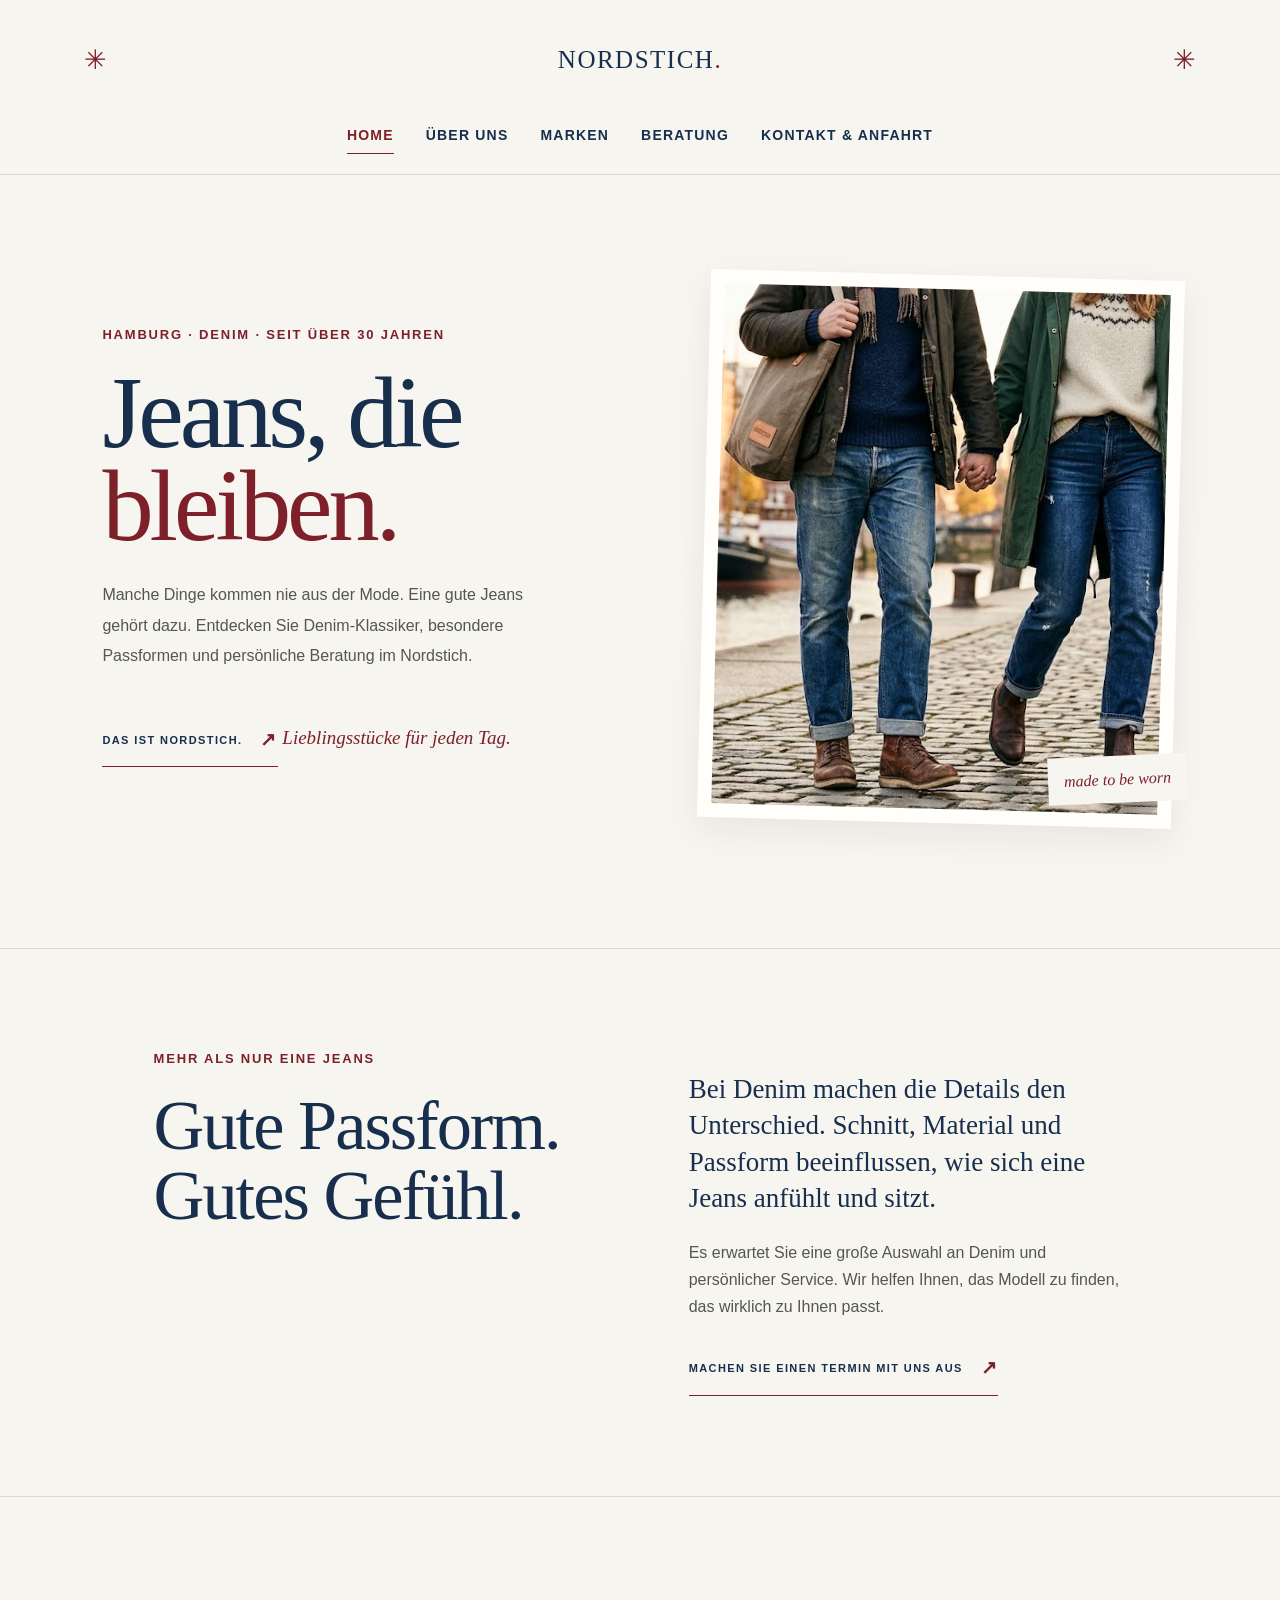
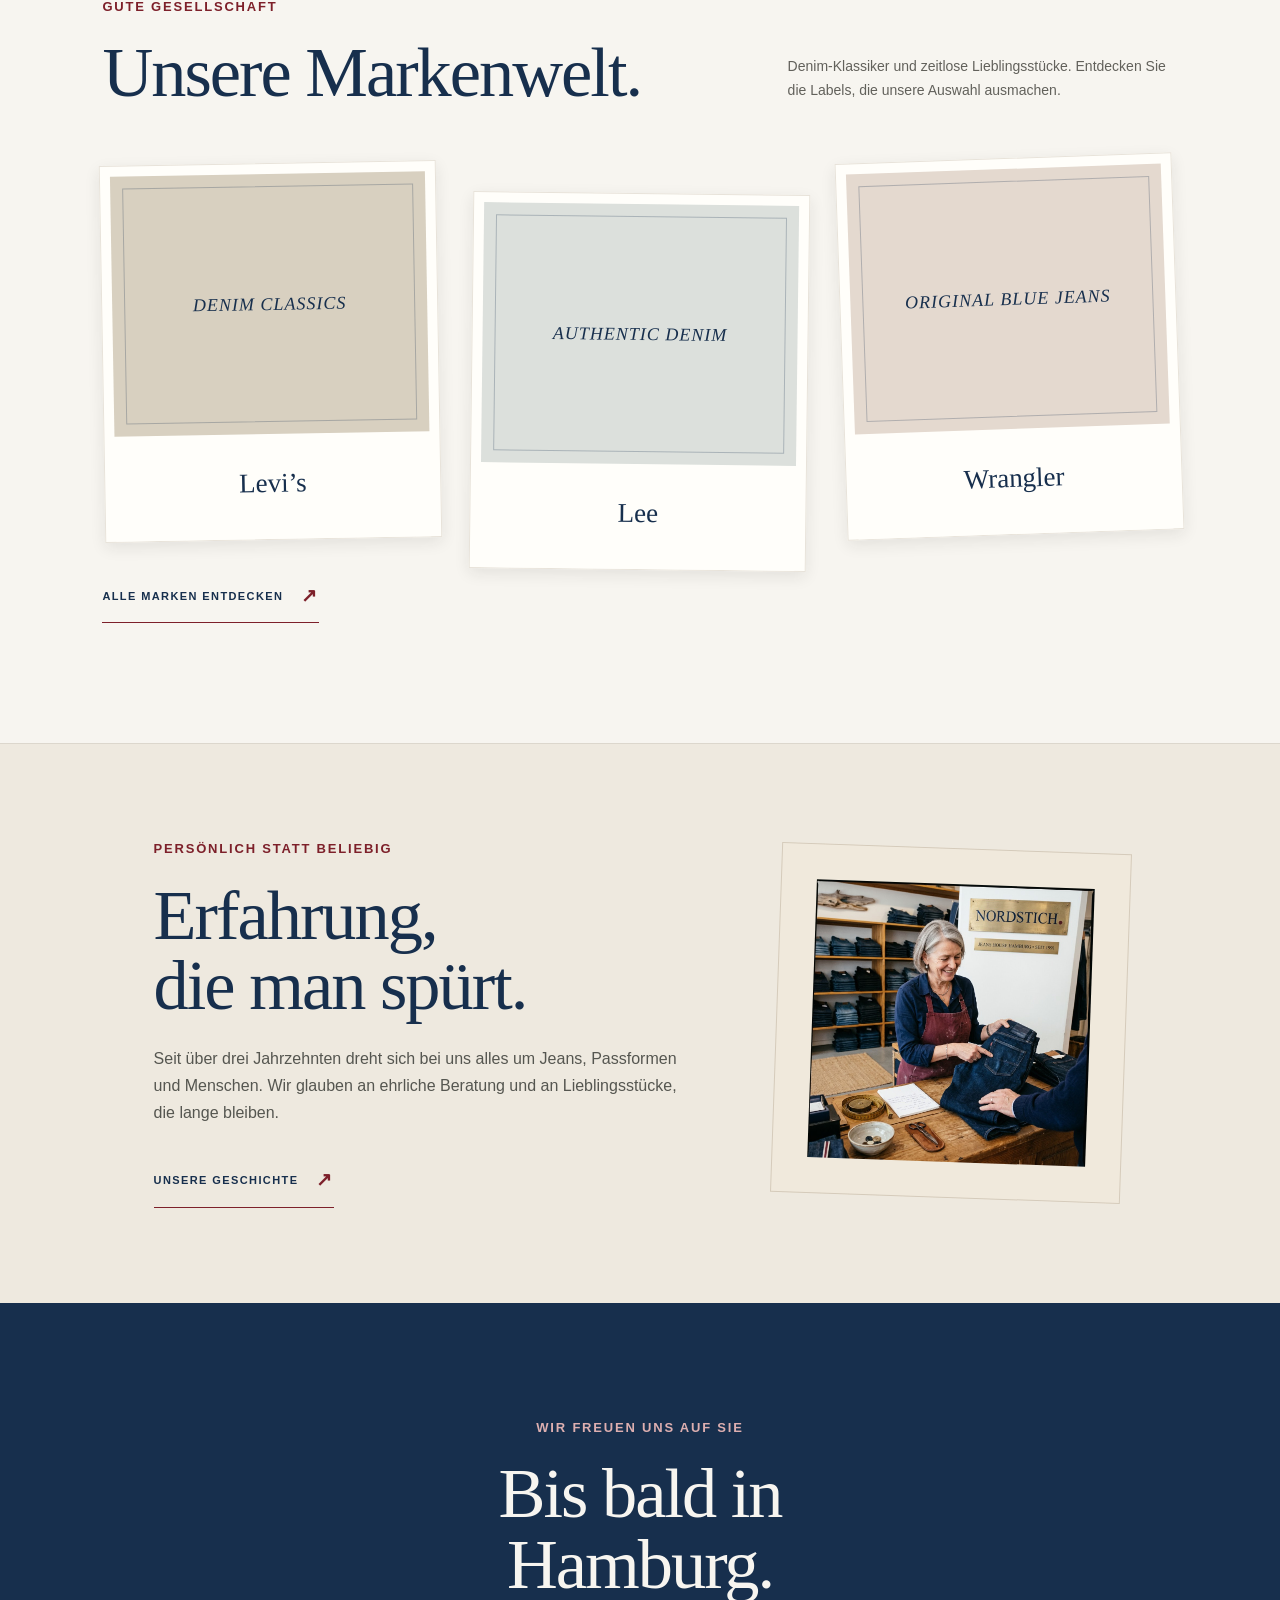
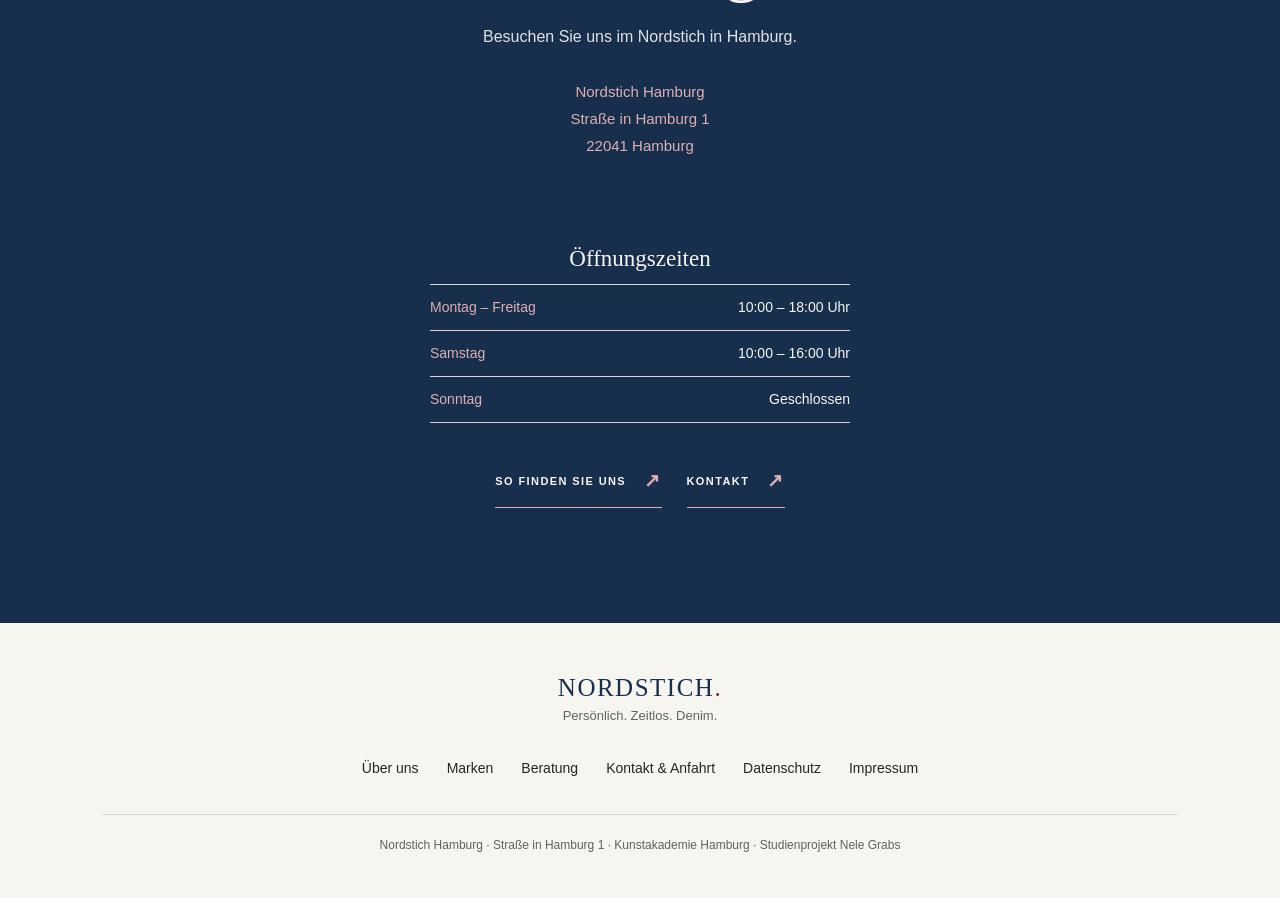
<file: index.html>
<!doctype html>
<html lang="de">
<head>
<meta charset="UTF-8">
<meta name="viewport" content="width=device-width, initial-scale=1">
<meta name="color-scheme" content="light">
<meta name="description" content="Nordstich in Hamburg-Wandsbek: Entdecke Denim-Klassiker, vielseitige Jeansmodelle und einen Stil, der zu dir passt.">
<meta name="robots" content="index,follow">
<meta name="googlebot" content="index,follow">
	<meta name="generator" content="Dreamweaver">
<title>Nordstich – Denim mit Geschichte</title>
<link rel="stylesheet" href="style.css">
	<link rel="icon" type="image/jpeg" href="Bilder/favicon.jpg">

</head>

<body>
	<a class="skip-link" href="#main-content">
    Direkt zum Hauptinhalt
</a>
	<header class="site-header">
		   <div class="header-top">
           <span class="header-decoration header-decoration-left"
      aria-hidden="true">✳</span>
			   
<a href="index.html" class="logo" aria-label="Nordstich – Startseite">
    <span class="logo-wordmark">NORDSTICH<span>.</span></span>
</a>
		     <span class="header-decoration header-decoration-right"
      aria-hidden="true">✳</span>
        </div>

	     <nav class="main-navigation" id="hauptnavigation" aria-label="Hauptnavigation">
            <a href="index.html" aria-current="page">Home</a>
            <a href="ueber-uns.html">Über uns</a>
			<a href="marken.html">Marken</a>
            <a href="beratung.html">Beratung</a>
			<a href="kontakt-anfahrt.html">Kontakt &amp; Anfahrt</a>
        </nav>

    </header>
	
	   <main id="main-content">
        <section class="hero" id="home">
			<div class="hero-copy">
			<p class="eyebrow"> HAMBURG · DENIM · SEIT ÜBER 30 JAHREN
				</p>
				  <h1>
                    Jeans, die<br>
                    <em>bleiben.</em>
                </h1>
				
				<p class="hero-text">
                    Manche Dinge kommen nie aus der Mode.
                    Eine gute Jeans gehört dazu.

                    Entdecken Sie Denim-Klassiker, besondere
                    Passformen und persönliche Beratung
                    im Nordstich.
              </p>

                <a href="ueber-uns.html" class="text-link">
                    Das ist Nordstich.
                <span aria-hidden="true">↗</span>
                </a>

                <p class="hand-note">
                    Lieblingsstücke für jeden Tag.
                </p>

            </div>


            <div class="hero-visual">

                <img src="Bilder/denim-couple.jpg"
                    alt="Vintage-inspirierte Denim-Fotografie mit dunklen Jeans und lässigem Jeans-Look">

                <span class="image-note">
                    made to be worn
                </span>

            </div>

        </section>
		   
 <section class="intro-section">

            <div class="intro-heading">

                <p class="eyebrow">
                    MEHR ALS NUR EINE JEANS
                </p>

                <h2>
                    Gute Passform.<br>
                    Gutes Gefühl.
                </h2>

            </div>

            <div class="intro-copy">

                <p>
                    Bei Denim machen die Details den Unterschied.
                    Schnitt, Material und Passform beeinflussen,
                    wie sich eine Jeans anfühlt und sitzt.
                </p>

                <p>
                    Es erwartet Sie eine große
                    Auswahl an Denim und persönlicher Service.
                    Wir helfen Ihnen, das Modell zu finden,
                    das wirklich zu Ihnen passt.
                </p>

                <a href="beratung.html" class="text-link">
                    Machen Sie einen Termin mit uns aus
                    <span aria-hidden="true">↗</span>
                </a>

            </div>

        </section>

 <section class="brands-section" id="jeans">

            <div class="section-heading">
				<div>
                    <p class="eyebrow">
                        GUTE GESELLSCHAFT
                    </p>

                    <h2>
                        Unsere Markenwelt.
                    </h2>
                </div>

                <p>
                    Denim-Klassiker und zeitlose Lieblingsstücke.
                    Entdecken Sie die Labels, die unsere Auswahl
                    ausmachen.
                </p>

            </div>


            <div class="polaroid-grid">

                <a href="marken.html" class="polaroid">

                    <div class="polaroid-image polaroid-one">
                        <span>DENIM CLASSICS</span>
                    </div>

                    <div class="polaroid-caption">
                        Levi’s
                    </div>

                </a>


                <a href="marken.html" class="polaroid">

                    <div class="polaroid-image polaroid-two">
                        <span>AUTHENTIC DENIM</span>
                    </div>

                    <div class="polaroid-caption">
                        Lee
                    </div>

                </a>


                <a href="marken.html" class="polaroid">

                    <div class="polaroid-image polaroid-three">
                        <span>ORIGINAL BLUE JEANS</span>
                    </div>

                    <div class="polaroid-caption">
                        Wrangler
                    </div>

                </a>

            </div>


            <a href="marken.html" class="text-link">
                Alle Marken entdecken
                <span aria-hidden="true">↗</span>
            </a>

        </section>
		   
		   <section class="about-teaser" id="about">

            <div class="about-teaser-copy">

                <p class="eyebrow">
                    PERSÖNLICH STATT BELIEBIG
                </p>

                <h2>
                    Erfahrung,<br>
                    die man spürt.
                </h2>

                <p>
                    Seit über drei Jahrzehnten dreht sich bei
                    uns alles um Jeans, Passformen und Menschen.
                    Wir glauben an ehrliche Beratung und an
                    Lieblingsstücke, die lange bleiben.
                </p>

                <a href="ueber-uns.html" class="text-link">
                    Unsere Geschichte
                    <span aria-hidden="true">↗</span>
                </a>

            </div>

            <div class="about-teaser-note">
		<img src="Bilder/denim-index-beratung.jpg" alt="Persönliche Beratung">
    

            </div>

        </section>
 <section class="visit-section" id="store">

           <p class="eyebrow">
        WIR FREUEN UNS AUF SIE
    </p>

    <h2>
        Bis bald in<br>
        Hamburg.
    </h2>

    <p>
        Besuchen Sie uns im Nordstich
        in Hamburg.
    </p>

    <address class="visit-address">
        Nordstich Hamburg<br>
        Straße in Hamburg 1<br>
        22041 Hamburg
    </address>
<br>
	 <br>
    <div class="visit-hours">
        <h3>Öffnungszeiten</h3>

        <div class="visit-hours-row">
            <span>Montag – Freitag</span>
            <span>10:00 – 18:00 Uhr</span>
        </div>

        <div class="visit-hours-row">
            <span>Samstag</span>
            <span>10:00 – 16:00 Uhr</span>
        </div>

        <div class="visit-hours-row">
            <span>Sonntag</span>
            <span>Geschlossen</span>
        </div>
    </div>

    <div class="visit-links">
        <a href="kontakt-anfahrt.html" class="text-link">
            So finden Sie uns
            <span aria-hidden="true">↗</span>
        </a>

        <a href="kontakt-anfahrt.html" class="text-link">
            Kontakt
            <span aria-hidden="true">↗</span>
        </a>
    </div>

</section>
    </main>
	<footer class="site-footer">

        <a class="logo-wordmark" href="index.html" aria-label="Nordstich – Startseite">
    NORDSTICH<span>.</span>
</a>

        <p>
            Persönlich. Zeitlos. Denim.
        </p>

        <nav class="footer-navigation" aria-label="Footer-Navigation">

            <a href="ueber-uns.html">Über uns</a>

            <a href="marken.html">Marken</a>

            <a href="beratung.html">Beratung</a>

            <a href="kontakt-anfahrt.html">Kontakt &amp; Anfahrt</a>
			
		<a href="https://de.wikipedia.org/wiki/Datenschutz" target="_blank" rel="noopener noreferrer">Datenschutz</a>

<a href="https://de.wikipedia.org/wiki/Impressumspflicht" target="_blank" rel="noopener noreferrer">Impressum</a>



        </nav>

        <p class="footer-small">
          Nordstich Hamburg · Straße in Hamburg 1 · Kunstakademie Hamburg · Studienprojekt Nele Grabs 
      </p>

    </footer>

</body>
</html>
</file>
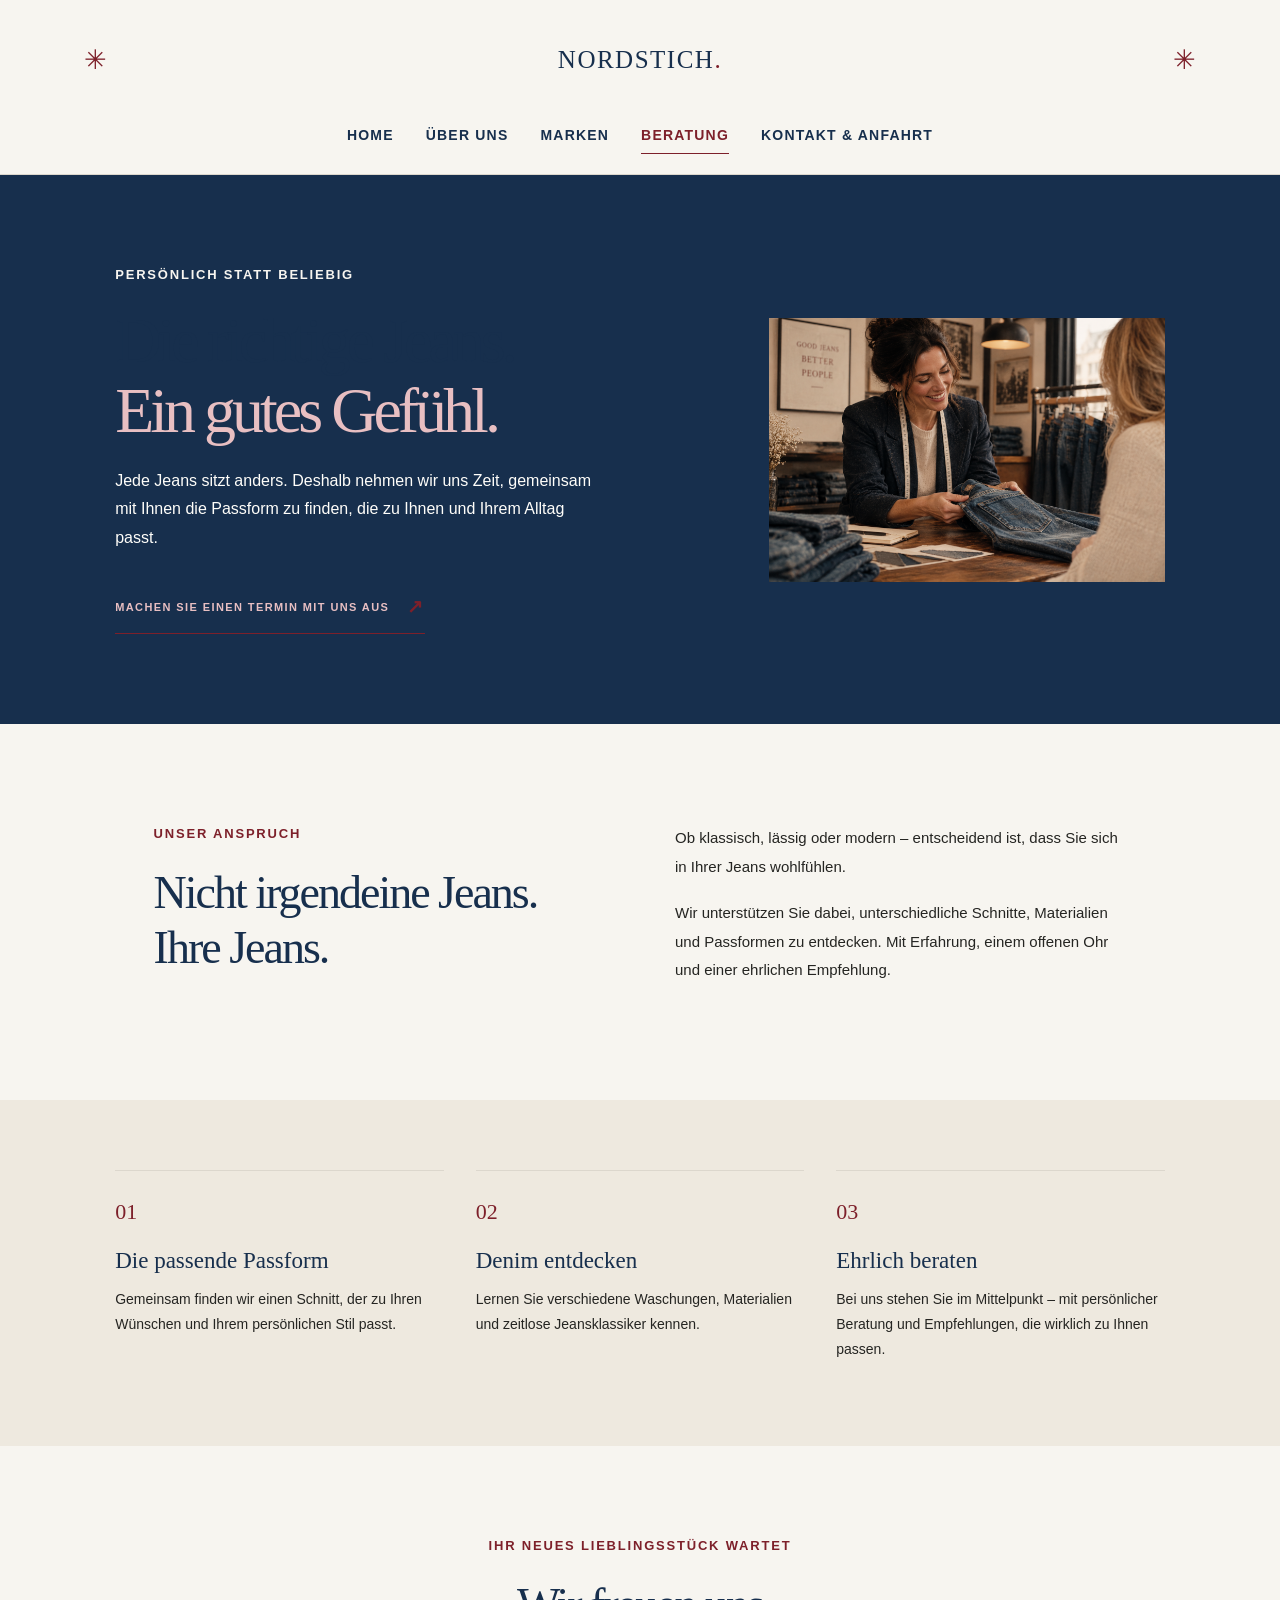
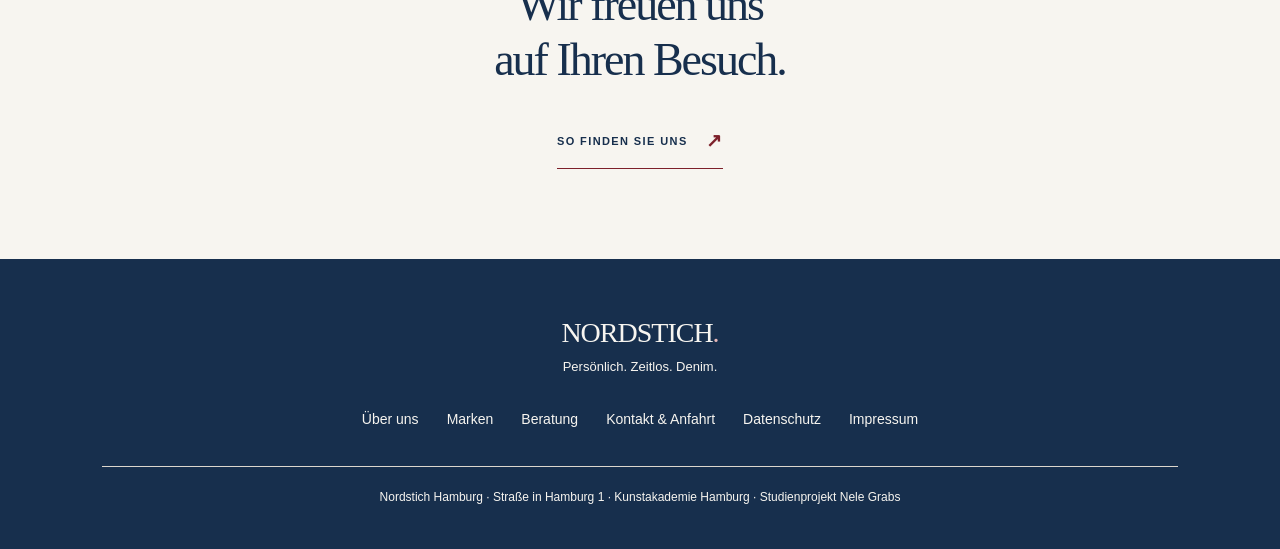
<file: beratung.html>
<!doctype html>
<html lang="de">
<head>
<meta charset="UTF-8">
<meta name="viewport" content="width=device-width, initial-scale=1">
<meta name="color-scheme" content="light">
<meta name="description" content="Finde bei Nordstich Jeans, die zu deinem Stil und Alltag passen. Entdecke verschiedene Schnitte, Waschungen und Materialien.">
<meta name="robots" content="index,follow">
	<meta name="generator" content="Dreamweaver">
<title>Beratung | Nordstich</title>
<link rel="stylesheet" href="style.css">
	<link rel="icon" type="image/jpeg" href="Bilder/favicon.jpg">

</head>

<body>
		<header class="site-header">
		   <div class="header-top">
           <span class="header-decoration header-decoration-left"
      aria-hidden="true">✳</span>
			   
<a href="index.html" class="logo" aria-label="Nordstich – Startseite">
    <span class="logo-wordmark">NORDSTICH<span>.</span></span>
</a>
			    <span class="header-decoration header-decoration-right"
      aria-hidden="true">✳</span>
        </div>

	     <nav class="main-navigation" aria-label="Hauptnavigation">
            <a href="index.html">Home</a>
            <a href="ueber-uns.html">Über uns</a>
			<a href="marken.html">Marken</a>
            <a href="beratung.html" aria-current="page">Beratung</a>
			<a href="kontakt-anfahrt.html">Kontakt &amp; Anfahrt</a>
        </nav>

    </header>
<main class="beratung-page">

    <section class="beratung-hero">
        <div class="beratung-hero-copy">

            <p class="eyebrow">
                PERSÖNLICH STATT BELIEBIG
            </p>

            <h1>
                Die richtige Jeans.<br>
                <em>Ein gutes Gefühl.</em>
            </h1>

            <p class="beratung-intro">
                Jede Jeans sitzt anders. Deshalb nehmen wir uns Zeit,
                gemeinsam mit Ihnen die Passform zu finden, die zu
                Ihnen und Ihrem Alltag passt.
            </p>

            <a href="kontakt-anfahrt.html" class="text-link">
                Machen Sie einen Termin mit uns aus
                <span aria-hidden="true">↗</span>
            </a>

        </div>
<div class="beratung-image">
    <img
        src="Bilder/denim-beratung.png"
        alt="Persönliche Jeansberatung in warmer, vintage-inspirierter Atmosphäre">
</div>
       
    </section>


    <section class="beratung-details">

        <div class="beratung-details-heading">
            <p class="eyebrow">UNSER ANSPRUCH</p>

            <h2>
                Nicht irgendeine Jeans.<br>
                Ihre Jeans.
            </h2>
        </div>

        <div class="beratung-details-copy">

            <p>
                Ob klassisch, lässig oder modern – entscheidend ist,
                dass Sie sich in Ihrer Jeans wohlfühlen.
            </p>

            <p>
                Wir unterstützen Sie dabei, unterschiedliche Schnitte,
                Materialien und Passformen zu entdecken. Mit Erfahrung,
                einem offenen Ohr und einer ehrlichen Empfehlung.
            </p>

        </div>

    </section>


    <section class="beratung-points">

        <article class="beratung-point">
            <span class="beratung-number">01</span>

            <h3>Die passende Passform</h3>

            <p>
                Gemeinsam finden wir einen Schnitt, der zu Ihren
                Wünschen und Ihrem persönlichen Stil passt.
            </p>
        </article>

        <article class="beratung-point">
            <span class="beratung-number">02</span>

            <h3>Denim entdecken</h3>

            <p>
                Lernen Sie verschiedene Waschungen, Materialien
                und zeitlose Jeansklassiker kennen.
            </p>
        </article>

        <article class="beratung-point">
            <span class="beratung-number">03</span>

            <h3>Ehrlich beraten</h3>

            <p>
                Bei uns stehen Sie im Mittelpunkt – mit persönlicher
                Beratung und Empfehlungen, die wirklich zu Ihnen passen.
            </p>
        </article>

    </section>


    <section class="beratung-abschluss">

        <p class="eyebrow">IHR NEUES LIEBLINGSSTÜCK WARTET</p>

        <h2>
            Wir freuen uns<br>
            auf Ihren Besuch.
        </h2>

        <a href="kontakt-anfahrt.html" class="text-link">
            So finden Sie uns
            <span aria-hidden="true">↗</span>
        </a>

    </section>

</main>
<footer class="site-footer footer-navy">

    <a href="index.html" class="footer-logo" aria-label="Nordstich – Startseite">
        NORDSTICH<span>.</span>
    </a>

    <p class="footer-tagline">
        Persönlich. Zeitlos. Denim.
    </p>

    <nav class="footer-navigation" aria-label="Footer-Navigation">
        <a href="ueber-uns.html">Über uns</a>
        <a href="marken.html">Marken</a>
        <a href="beratung.html">Beratung</a>
      <a href="kontakt-anfahrt.html">Kontakt &amp; Anfahrt</a>
			
	<a href="https://de.wikipedia.org/wiki/Datenschutz" target="_blank" rel="noopener noreferrer">Datenschutz</a>

<a href="https://de.wikipedia.org/wiki/Impressumspflicht" target="_blank" rel="noopener noreferrer">Impressum</a>
	</nav>
		
    <p class="footer-small">
        Nordstich Hamburg · Straße in Hamburg 1 · Kunstakademie Hamburg · Studienprojekt Nele Grabs 
    </p>

</footer>
</body>
</html>
</file>
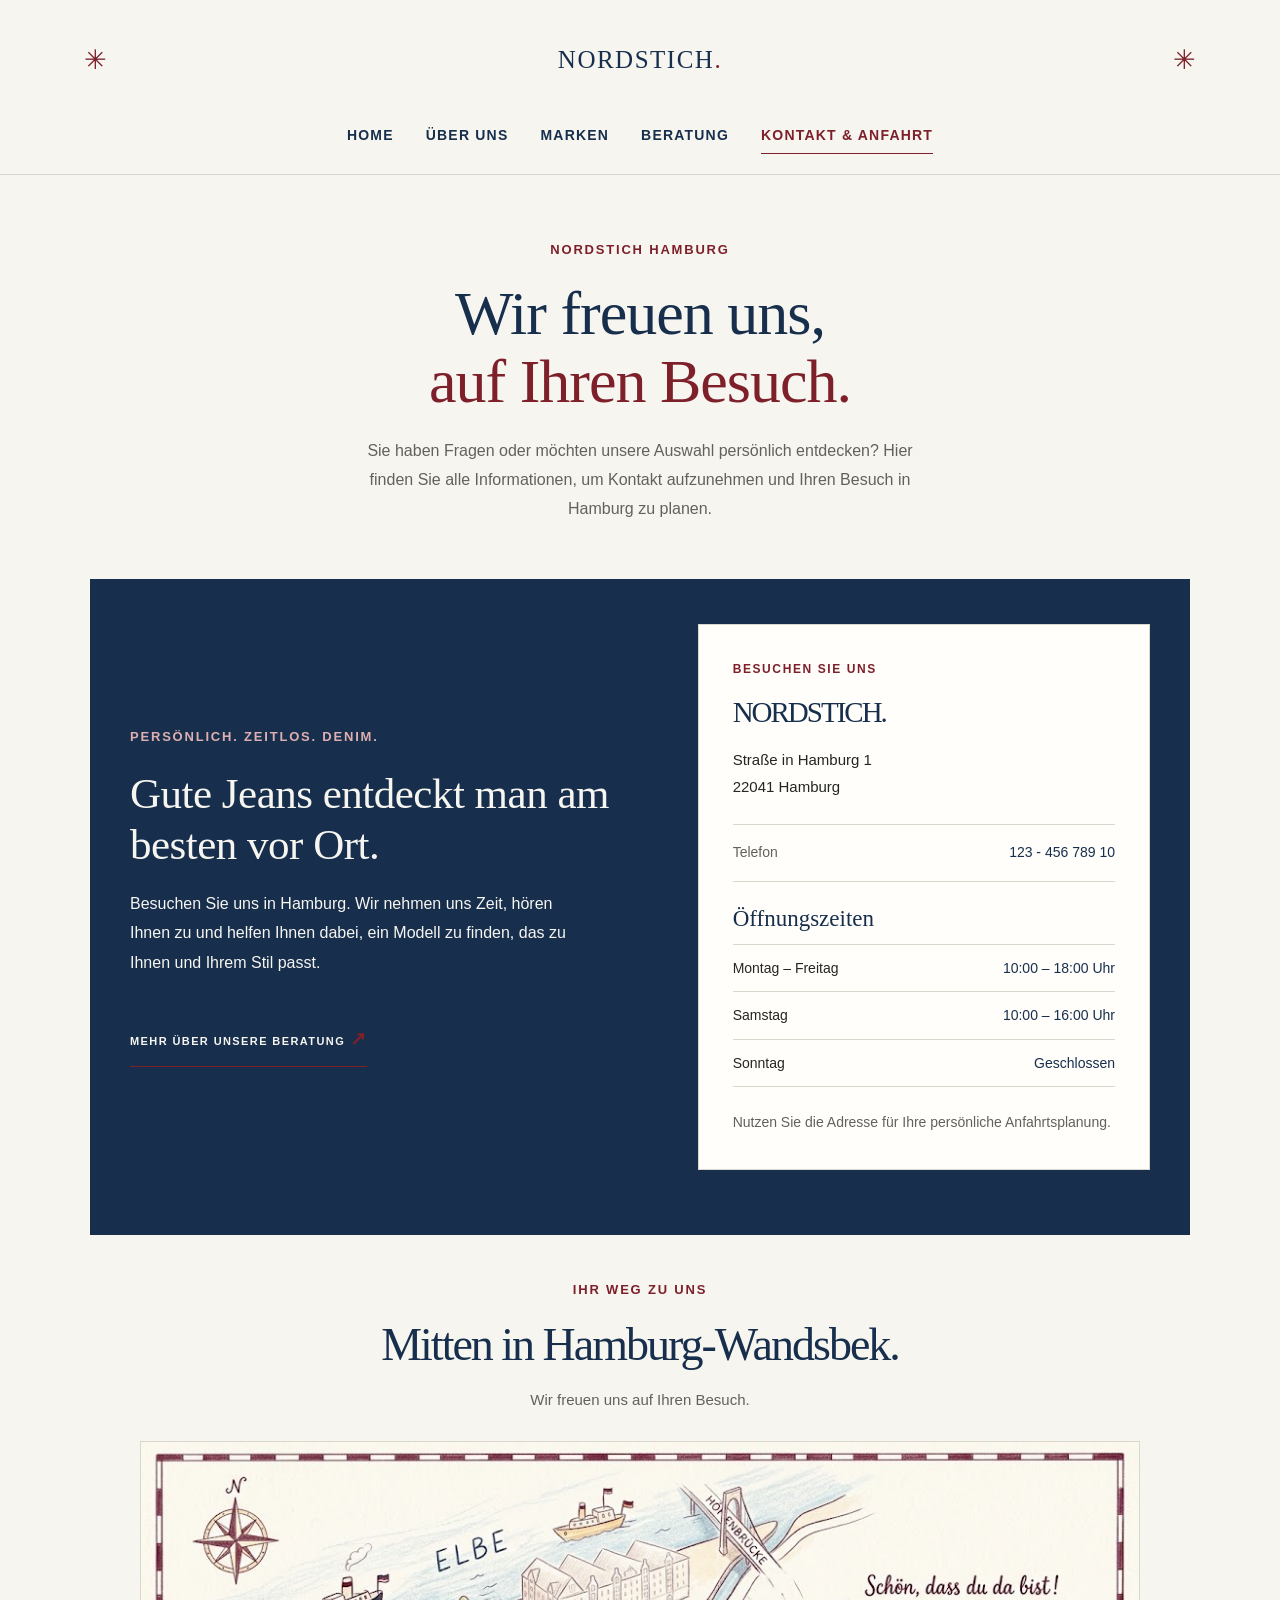
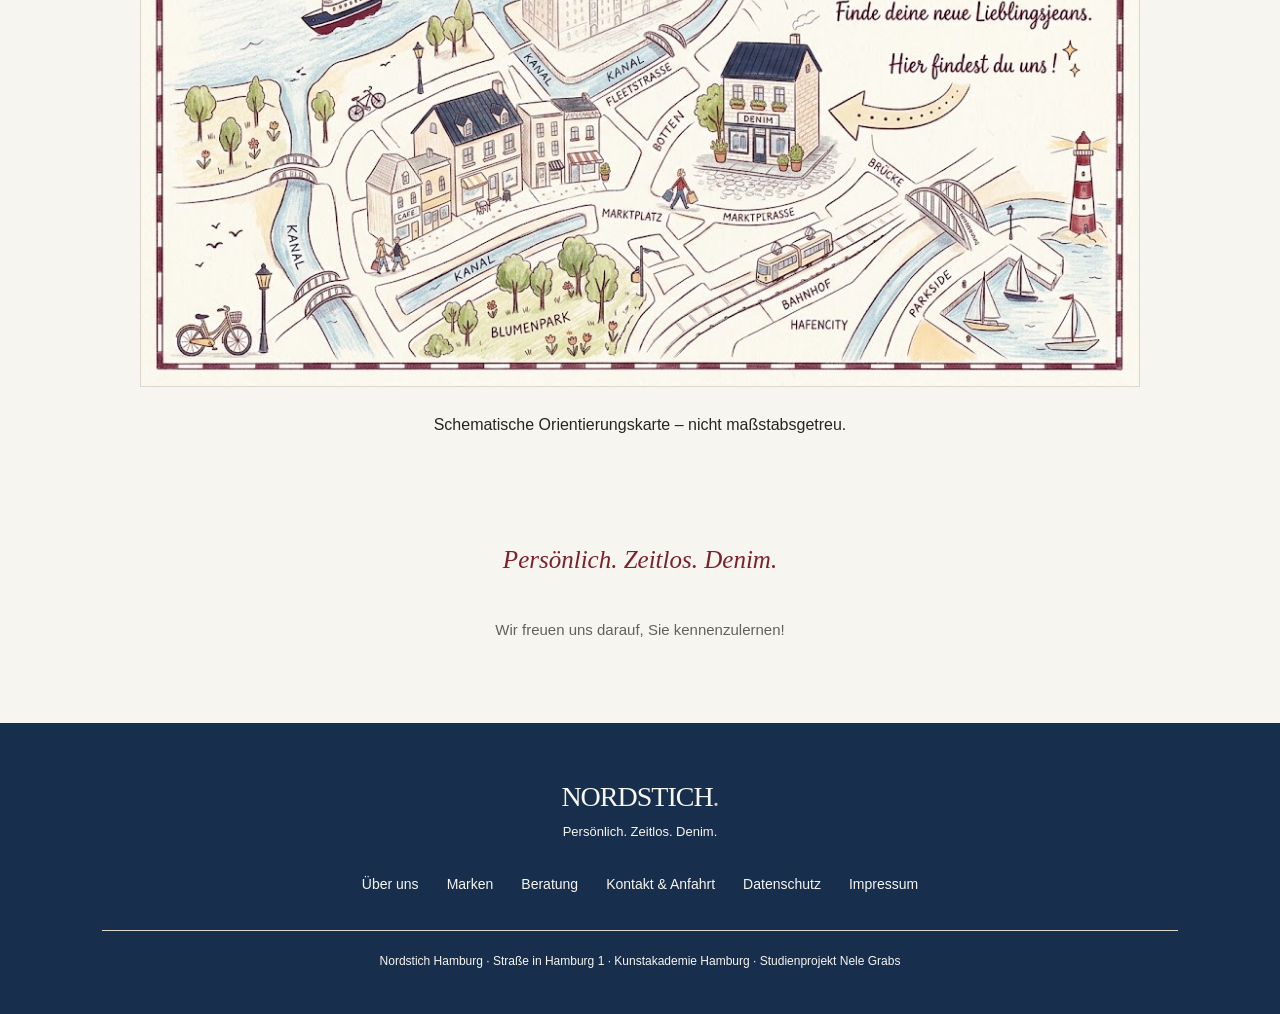
<file: kontakt-anfahrt.html>
<!doctype html>
<html lang="de">
<head>
<meta charset="UTF-8">
<meta name="viewport" content="width=device-width, initial-scale=1">
<meta name="color-scheme" content="light">
<meta name="description" content="Plane deinen Besuch bei Nordstich in Hamburg. Hier findest du Kontaktmöglichkeiten, Öffnungszeiten und Hinweise zur Anfahrt.">
<meta name="robots" content="index,follow">
	<meta name="generator" content="Dreamweaver">
<title>Kontakt | Nordstich</title>
<link rel="stylesheet" href="style.css">
	<link rel="icon" type="image/jpeg" href="Bilder/favicon.jpg">

</head>

<body>
		<header class="site-header">
		   <div class="header-top">
           <span class="header-decoration header-decoration-left"
      aria-hidden="true">✳</span>
			   
<a href="index.html" class="logo" aria-label="Nordstich – Startseite">
    <span class="logo-wordmark">NORDSTICH<span>.</span></span>
</a>
			    <span class="header-decoration header-decoration-right"
      aria-hidden="true">✳</span>
        </div>

	     <nav class="main-navigation" aria-label="Hauptnavigation">
            <a href="index.html">Home</a>
            <a href="ueber-uns.html">Über uns</a>
			<a href="marken.html">Marken</a>
            <a href="beratung.html">Beratung</a>
			<a href="kontakt-anfahrt.html" aria-current="page">Kontakt &amp; Anfahrt</a>
        </nav>

    </header>
 <main class="kontakt-page" id="main-content">
        <section class="kontakt-hero">
            <p class="eyebrow">NORDSTICH HAMBURG</p>
            <h1>Wir freuen uns,<br><em>auf Ihren Besuch.</em></h1>
            <p class="kontakt-intro">
                Sie haben Fragen oder möchten unsere Auswahl persönlich entdecken?
                Hier finden Sie alle Informationen, um Kontakt aufzunehmen und Ihren Besuch
                in Hamburg zu planen.
            </p>
        </section>
        <section class="kontakt-content" aria-label="Kontakt und Besuch planen">
            <div class="kontakt-copy">
                <p class="eyebrow">PERSÖNLICH. ZEITLOS. DENIM.</p>
                <h2>Gute Jeans entdeckt man am 
					<br> besten vor Ort.</h2>
                <p>
                    Besuchen Sie uns in Hamburg. Wir nehmen uns Zeit,
                    hören Ihnen zu und helfen Ihnen dabei, ein Modell zu finden,
                    das zu Ihnen und Ihrem Stil passt.
                </p>
                <a class="text-link" href="beratung.html">
                    Mehr über unsere Beratung <span aria-hidden="true">↗</span>
                </a>
            </div>
            <div class="kontakt-card">
                <p class="kontakt-label">BESUCHEN SIE UNS</p>
                <h2>NORDSTICH.</h2>
                <address class="kontakt-address">
                    Straße in Hamburg 1<br>
                    22041 Hamburg
                </address>
                <div class="kontakt-detail">
                    <span>Telefon</span>
                    <a href="#">123 - 456 789 10</a>
                </div>
                <div class="kontakt-opening-hours">
                    <h3>Öffnungszeiten</h3>
                    <div class="kontakt-hours-row"><span>Montag – Freitag</span><span>10:00 – 18:00 Uhr</span></div>
                    <div class="kontakt-hours-row"><span>Samstag</span><span>10:00 – 16:00 Uhr</span></div>
                    <div class="kontakt-hours-row"><span>Sonntag</span><span>Geschlossen</span></div>
                </div>
                  <p class="directions-note">Nutzen Sie die Adresse für Ihre persönliche Anfahrtsplanung.</p>
            </div>
        </section>
	 <section class="kontakt-map" aria-label="Illustrierte Karte zur Orientierung">
            <div class="kontakt-map-heading">
                <p class="eyebrow">IHR WEG ZU UNS</p>
                <h2>Mitten in Hamburg-Wandsbek.</h2>
                <p>Wir freuen uns auf Ihren Besuch.</p>
            </div>

            <figure class="kontakt-map-figure">
                <img
                    src="Bilder/karte.jpg"
                    alt="Illustrierte Umgebungskarte mit Straßen, Gebäuden und einer Markierung unseres Standorts in Hamburg-Wandsbek"
                    loading="lazy">
                <figcaption>
                    Schematische Orientierungskarte – nicht maßstabsgetreu.
                </figcaption>
            </figure>
        </section>
        <section class="kontakt-closing">
            <p class="hand-note">Persönlich. Zeitlos. Denim.</p>
            <p>Wir freuen uns darauf, Sie kennenzulernen!</p>
        </section>
    </main>
<footer class="site-footer footer-navy">

    <a href="index.html" class="footer-logo" aria-label="Nordstich – Startseite">
        NORDSTICH<span>.</span>
    </a>

    <p class="footer-tagline">
        Persönlich. Zeitlos. Denim.
    </p>

    <nav class="footer-navigation" aria-label="Footer-Navigation">
        <a href="ueber-uns.html">Über uns</a>
        <a href="marken.html">Marken</a>
        <a href="beratung.html">Beratung</a>
         <a href="kontakt-anfahrt.html">Kontakt &amp; Anfahrt</a>
			
		<a href="https://de.wikipedia.org/wiki/Datenschutz" target="_blank" rel="noopener noreferrer">Datenschutz</a>

<a href="https://de.wikipedia.org/wiki/Impressumspflicht" target="_blank" rel="noopener noreferrer">Impressum</a>
    </nav>

    <p class="footer-small">
        Nordstich Hamburg · Straße in Hamburg 1 · Kunstakademie Hamburg · Studienprojekt Nele Grabs 
    </p>

</footer>
</body>
</html>
</file>
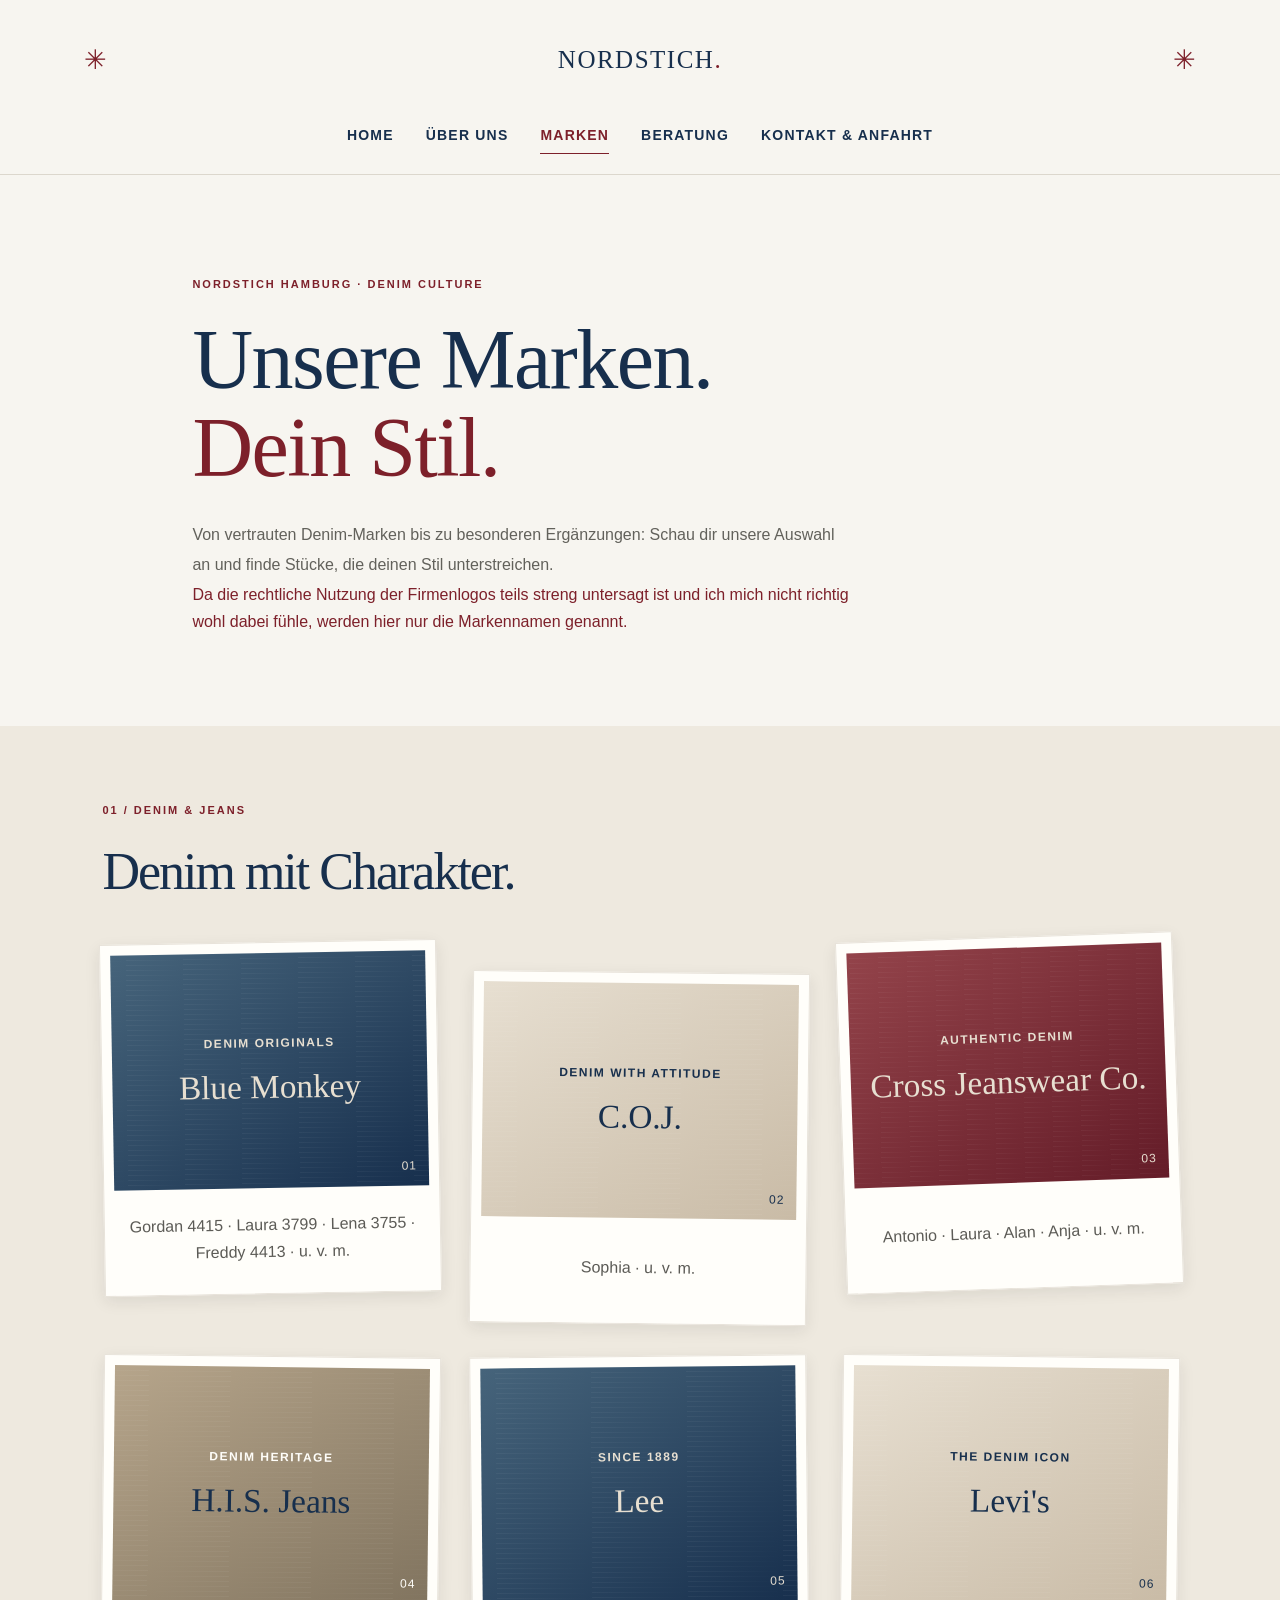
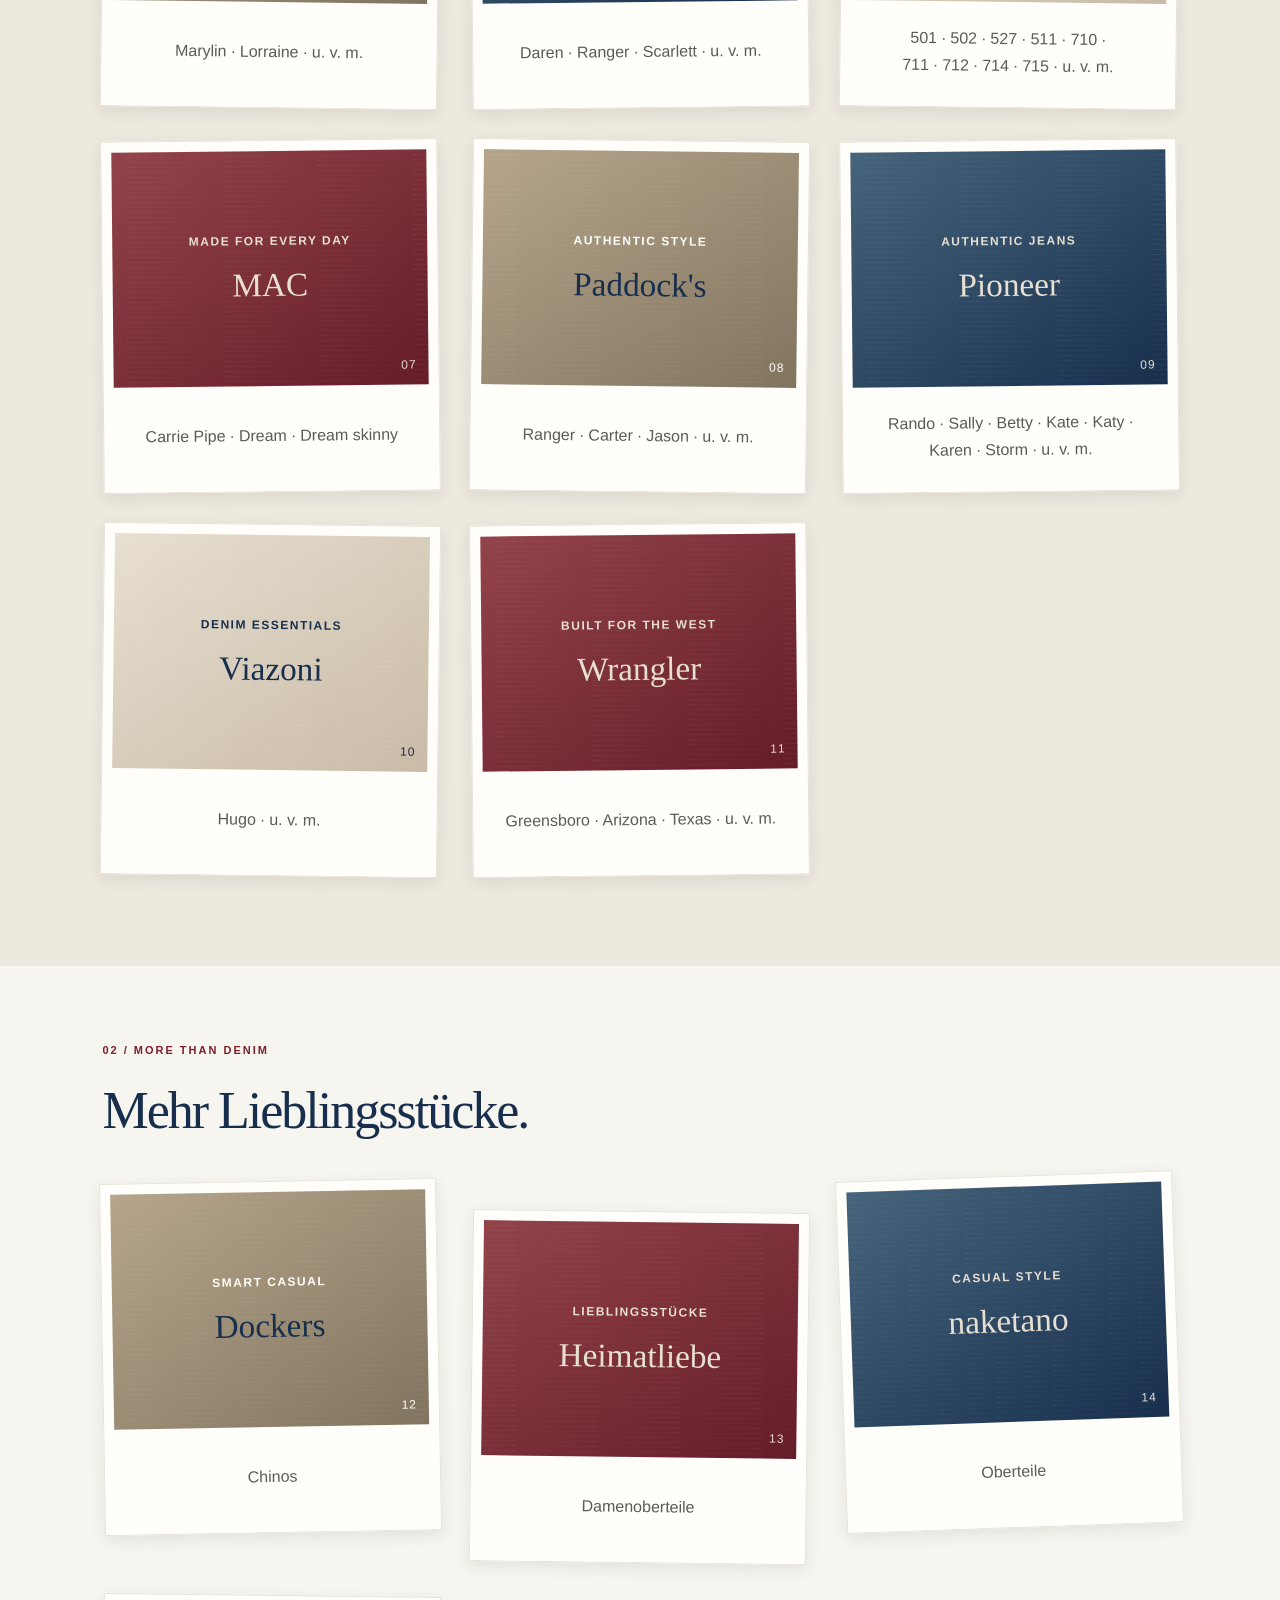
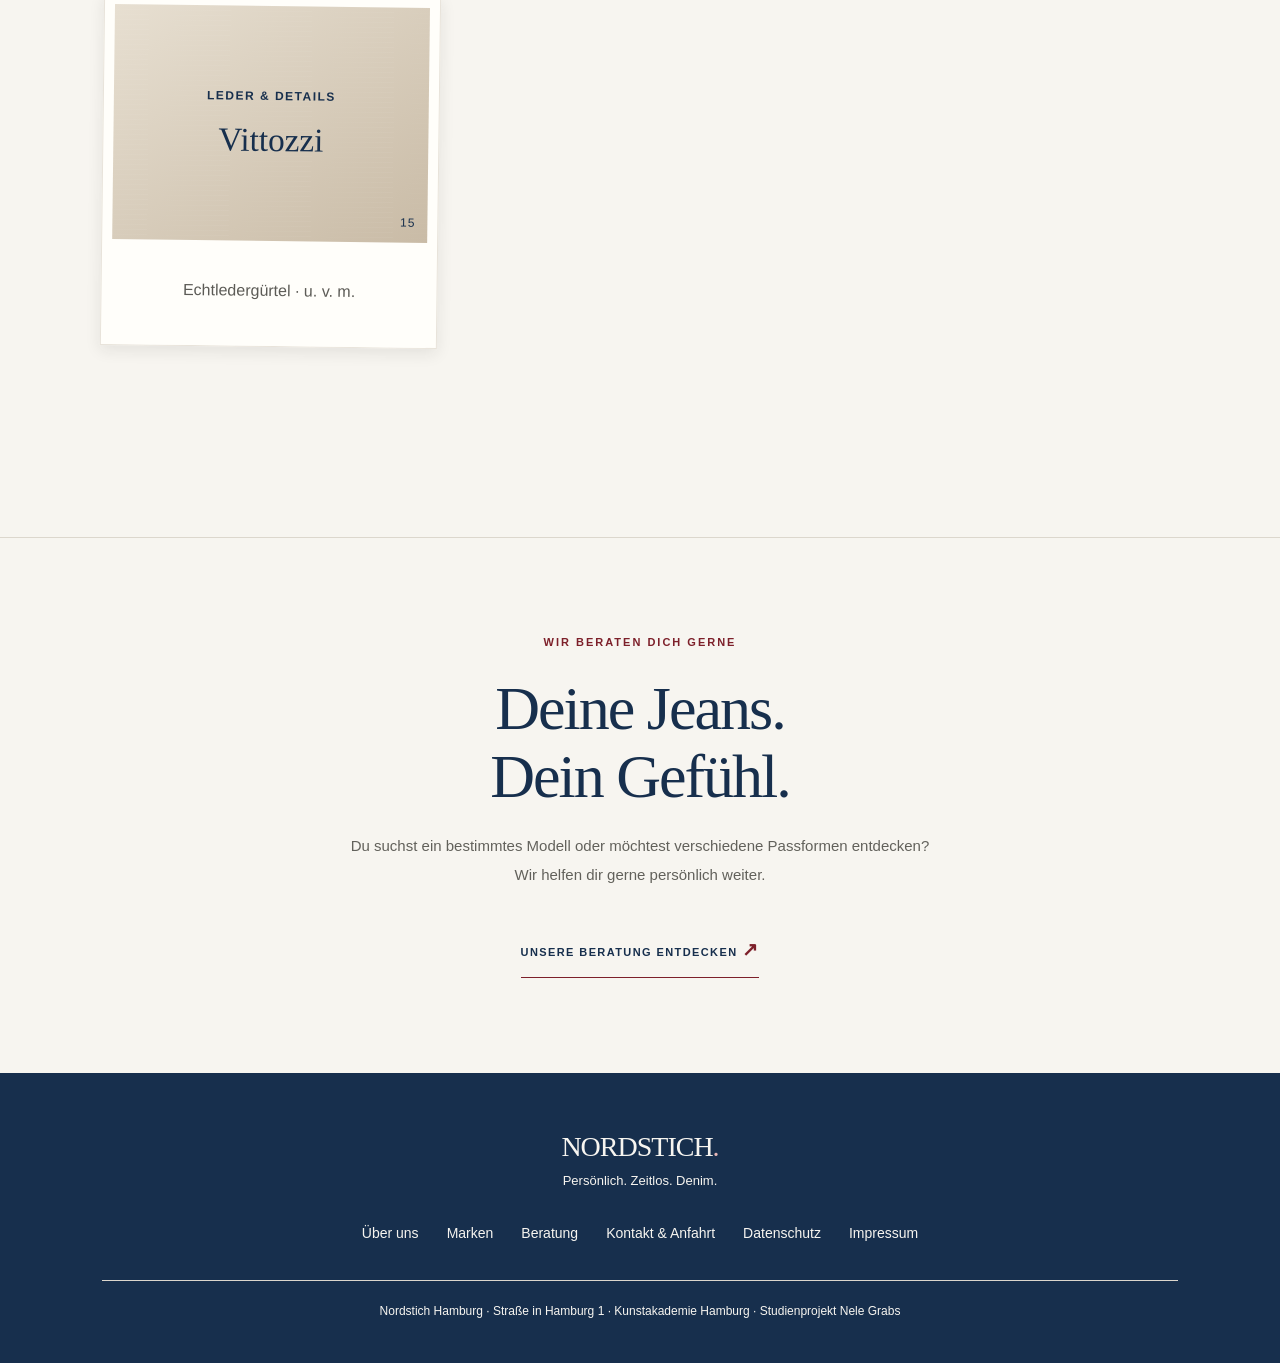
<file: marken.html>
<!doctype html>
<html lang="de">
<head>
<meta charset="UTF-8">
<meta name="viewport" content="width=device-width, initial-scale=1">
<meta name="color-scheme" content="light">
<meta name="description" content="Entdecke die Markenvielfalt bei Nordstich in Hamburg – von klassischen Jeans bis zu ausgewählten Kleidungsstücken und Accessoires.">
<meta name="robots" content="index,follow">
	<meta name="generator" content="Dreamweaver">
<title>Nordstich – Unsere Marken</title>
<link rel="stylesheet" href="style.css">
	<link rel="icon" type="image/jpeg" href="Bilder/favicon.jpg">

</head>

<body>
		<header class="site-header">
		   <div class="header-top">
           <span class="header-decoration header-decoration-left"
      aria-hidden="true">✳</span>
			   
<a href="index.html" class="logo" aria-label="Nordstich – Startseite">
    <span class="logo-wordmark">NORDSTICH<span>.</span></span>
</a>
			    <span class="header-decoration header-decoration-right"
      aria-hidden="true">✳</span>
        </div>

	     <nav class="main-navigation" aria-label="Hauptnavigation">
            <a href="index.html">Home</a>
            <a href="ueber-uns.html">Über uns</a>
			<a href="marken.html" aria-current="page">Marken</a>
            <a href="beratung.html">Beratung</a>
			<a href="kontakt-anfahrt.html">Kontakt &amp; Anfahrt</a>
        </nav>

    </header>
	<main class="brands-page">

<section class="brands-intro">
    <p class="eyebrow">NORDSTICH HAMBURG · DENIM CULTURE</p>
    <h1>Unsere Marken.<br><em>Dein Stil.</em></h1>
    <p class="brands-lead">
       Von vertrauten Denim-Marken bis zu besonderen Ergänzungen:
      Schau dir unsere Auswahl an und finde Stücke, die deinen Stil unterstreichen. 
		<p class="rechtliche-nutzung">
			Da die rechtliche Nutzung der Firmenlogos teils streng untersagt ist und ich mich nicht richtig <br>wohl dabei fühle, werden hier nur die Markennamen genannt.</p>
    </p>
  </section>

  <section class="polaroid-section">

<div class="polaroid-heading">
  <p class="eyebrow">01 / DENIM &amp; JEANS</p>
  <h2>Denim mit Charakter.</h2>
</div>

<div class="polaroid-grid">

  <article class="polaroid">
    <div class="polaroid-photo photo-blue">
      <span class="photo-label">DENIM ORIGINALS</span>
      <h3>Blue Monkey</h3>
      <span class="photo-number">01</span>
    </div>
    <div class="polaroid-caption">
      <p>Gordan 4415 · Laura 3799 · Lena 3755 · 
		  <br> Freddy 4413 · u. v. m.</p>
    </div>
  </article>

  <article class="polaroid">
    <div class="polaroid-photo photo-cream">
      <span class="photo-label">DENIM WITH ATTITUDE</span>
      <h3>C.O.J.</h3>
      <span class="photo-number">02</span>
    </div>
    <div class="polaroid-caption">
      <p>Sophia · u. v. m.</p>
    </div>
  </article>

  <article class="polaroid">
    <div class="polaroid-photo photo-burgundy">
      <span class="photo-label">AUTHENTIC DENIM</span>
      <h3>Cross Jeanswear Co.</h3>
      <span class="photo-number">03</span>
    </div>
    <div class="polaroid-caption">
      <p>Antonio · Laura · Alan · Anja · u. v. m.</p>
    </div>
  </article>

  <article class="polaroid">
    <div class="polaroid-photo photo-sand">
      <span class="photo-label">DENIM HERITAGE</span>
      <h3>H.I.S. Jeans</h3>
      <span class="photo-number">04</span>
    </div>
    <div class="polaroid-caption">
      <p>Marylin · Lorraine · u. v. m.</p>
    </div>
  </article>

  <article class="polaroid">
    <div class="polaroid-photo photo-blue">
      <span class="photo-label">SINCE 1889</span>
      <h3>Lee</h3>
      <span class="photo-number">05</span>
    </div>
    <div class="polaroid-caption">
      <p>Daren · Ranger · Scarlett · u. v. m.</p>
    </div>
  </article>

  <article class="polaroid">
    <div class="polaroid-photo photo-cream">
      <span class="photo-label">THE DENIM ICON</span>
      <h3>Levi's</h3>
      <span class="photo-number">06</span>
    </div>
    <div class="polaroid-caption">
      <p>501 · 502 · 527 · 511 · 710 · 
		  <br> 711 · 712 · 714 · 715 · u. v. m.</p>
    </div>
  </article>

  <article class="polaroid">
    <div class="polaroid-photo photo-burgundy">
      <span class="photo-label">MADE FOR EVERY DAY</span>
      <h3>MAC</h3>
      <span class="photo-number">07</span>
    </div>
    <div class="polaroid-caption">
      <p>Carrie Pipe · Dream · Dream skinny</p>
    </div>
  </article>

  <article class="polaroid">
    <div class="polaroid-photo photo-sand">
      <span class="photo-label">AUTHENTIC STYLE</span>
      <h3>Paddock's</h3>
      <span class="photo-number">08</span>
    </div>
    <div class="polaroid-caption">
      <p>Ranger · Carter · Jason · u. v. m.</p>
    </div>
  </article>

  <article class="polaroid">
    <div class="polaroid-photo photo-blue">
      <span class="photo-label">AUTHENTIC JEANS</span>
      <h3>Pioneer</h3>
      <span class="photo-number">09</span>
    </div>
    <div class="polaroid-caption">
      <p>Rando · Sally · Betty · Kate · Katy · 
		  <br> Karen · Storm · u. v. m.</p>
    </div>
  </article>

  <article class="polaroid">
    <div class="polaroid-photo photo-cream">
      <span class="photo-label">DENIM ESSENTIALS</span>
      <h3>Viazoni</h3>
      <span class="photo-number">10</span>
    </div>
    <div class="polaroid-caption">
      <p>Hugo · u. v. m.</p>
    </div>
  </article>

  <article class="polaroid">
    <div class="polaroid-photo photo-burgundy">
      <span class="photo-label">BUILT FOR THE WEST</span>
      <h3>Wrangler</h3>
      <span class="photo-number">11</span>
    </div>
    <div class="polaroid-caption">
      <p>Greensboro · Arizona · Texas · u. v. m.</p>
    </div>
  </article>

</div>

  </section>

  <section class="polaroid-section additional-brands">
    <div class="polaroid-heading">
      <p class="eyebrow">02 / MORE THAN DENIM</p>
      <h2>Mehr Lieblingsstücke.</h2>
    </div>

<div class="polaroid-grid">

  <article class="polaroid">
    <div class="polaroid-photo photo-sand">
      <span class="photo-label">SMART CASUAL</span>
      <h3>Dockers</h3>
      <span class="photo-number">12</span>
    </div>
    <div class="polaroid-caption">
      <p>Chinos</p>
    </div>
  </article>

  <article class="polaroid">
    <div class="polaroid-photo photo-burgundy">
      <span class="photo-label">LIEBLINGSSTÜCKE</span>
      <h3>Heimatliebe</h3>
      <span class="photo-number">13</span>
    </div>
    <div class="polaroid-caption">
      <p>Damenoberteile</p>
    </div>
  </article>

  <article class="polaroid">
    <div class="polaroid-photo photo-blue">
      <span class="photo-label">CASUAL STYLE</span>
      <h3>naketano</h3>
      <span class="photo-number">14</span>
    </div>
    <div class="polaroid-caption">
      <p>Oberteile</p>
    </div>
  </article>

  <article class="polaroid">
    <div class="polaroid-photo photo-cream">
      <span class="photo-label">LEDER &amp; DETAILS</span>
      <h3>Vittozzi</h3>
      <span class="photo-number">15</span>
    </div>
    <div class="polaroid-caption">
      <p>Echtledergürtel · u. v. m.</p>
    </div>
  </article>

</div>

  </section>

  <section class="brands-cta">
    <p class="eyebrow">WIR BERATEN DICH GERNE</p>
    <h2>Deine Jeans.<br>Dein Gefühl.</h2>
    <p>
      Du suchst ein bestimmtes Modell oder möchtest verschiedene
      Passformen entdecken? Wir helfen dir gerne persönlich weiter.
    </p>
    <a class="text-link" href="beratung.html">
      Unsere Beratung entdecken <span aria-hidden="true">↗</span>
    </a>
  </section>

</main>

<footer class="site-footer footer-navy">

    <a href="index.html" class="footer-logo" aria-label="Nordstich – Startseite">
        NORDSTICH<span>.</span>
    </a>

    <p class="footer-tagline">
        Persönlich. Zeitlos. Denim.
    </p>

    <nav class="footer-navigation" aria-label="Footer-Navigation">
        <a href="ueber-uns.html">Über uns</a>
        <a href="marken.html">Marken</a>
        <a href="beratung.html">Beratung</a>
    <a href="kontakt-anfahrt.html">Kontakt &amp; Anfahrt</a>
			
		<a href="https://de.wikipedia.org/wiki/Datenschutz" target="_blank" rel="noopener noreferrer">Datenschutz</a>

<a href="https://de.wikipedia.org/wiki/Impressumspflicht" target="_blank" rel="noopener noreferrer">Impressum</a>
    </nav>

    <p class="footer-small">
        Nordstich Hamburg · Straße in Hamburg 1 · Kunstakademie Hamburg · Studienprojekt Nele Grabs 
    </p>

</footer>
</body>
</html>
</file>
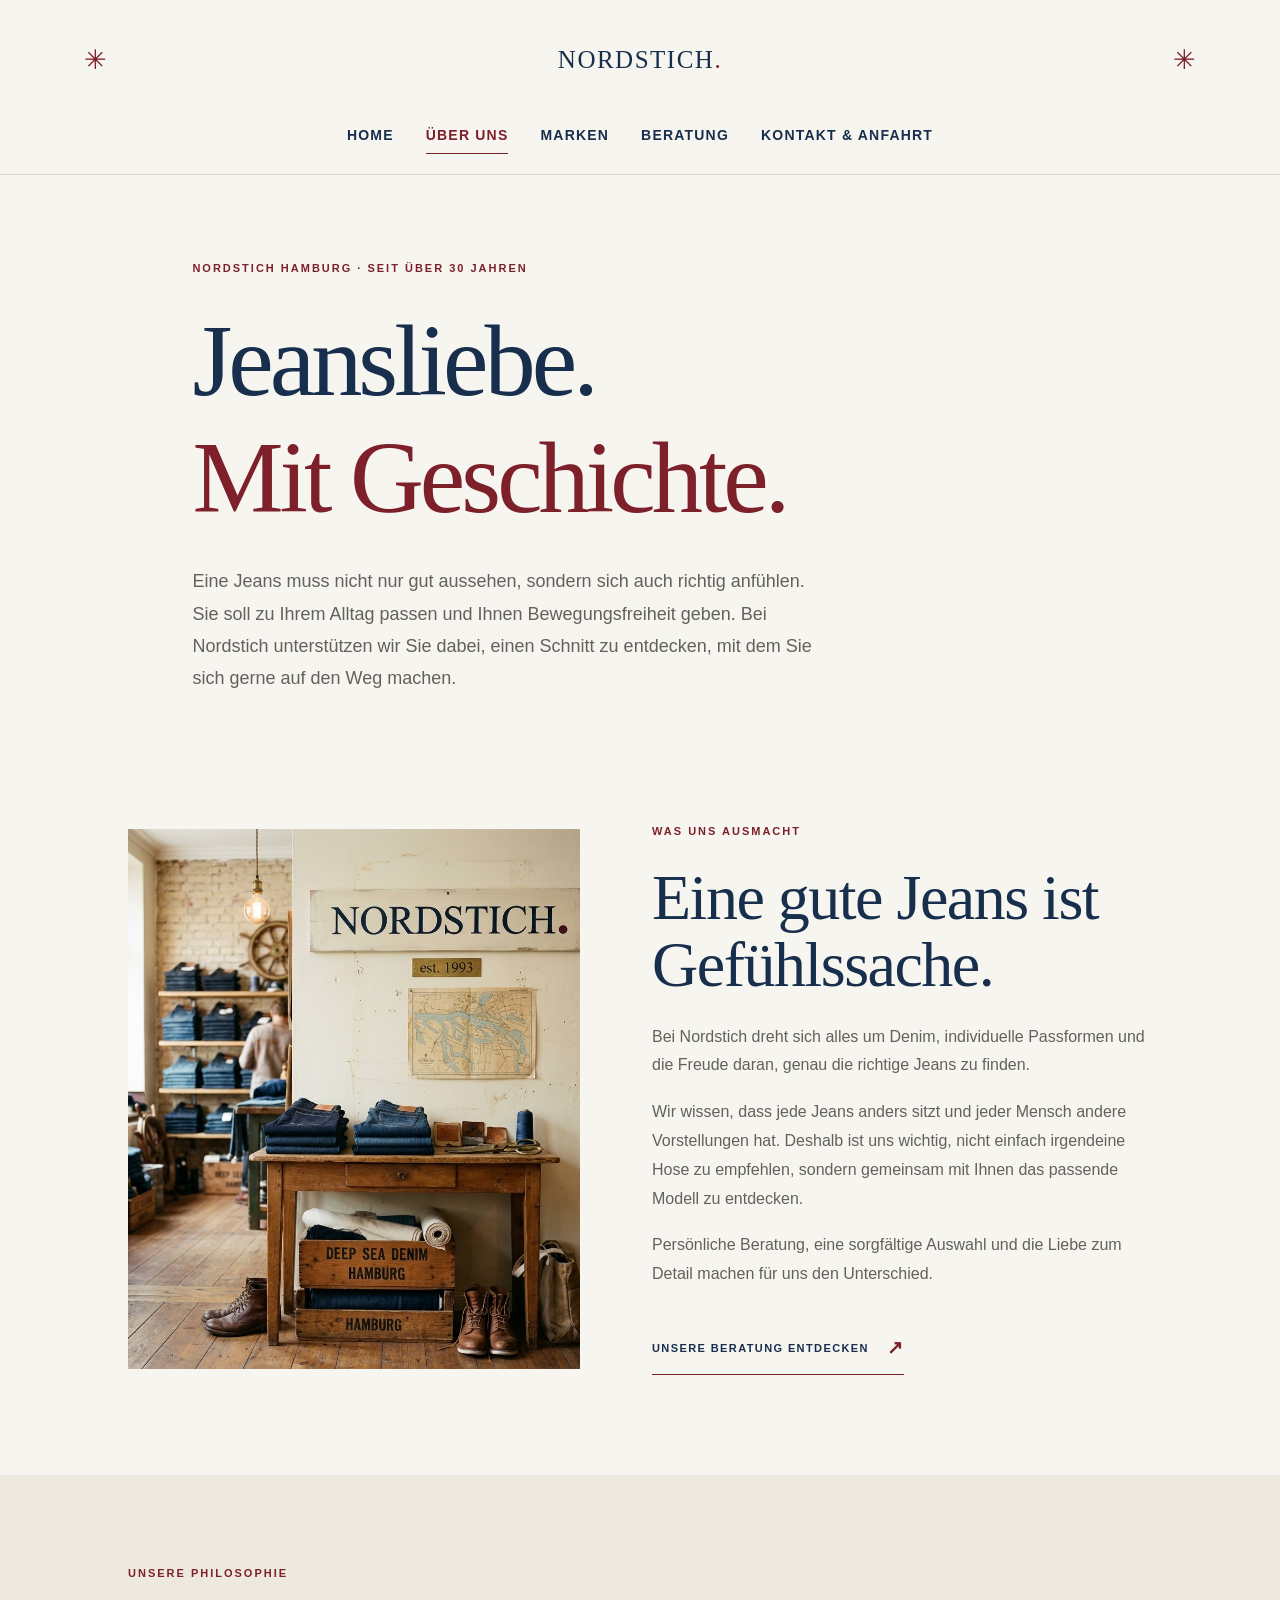
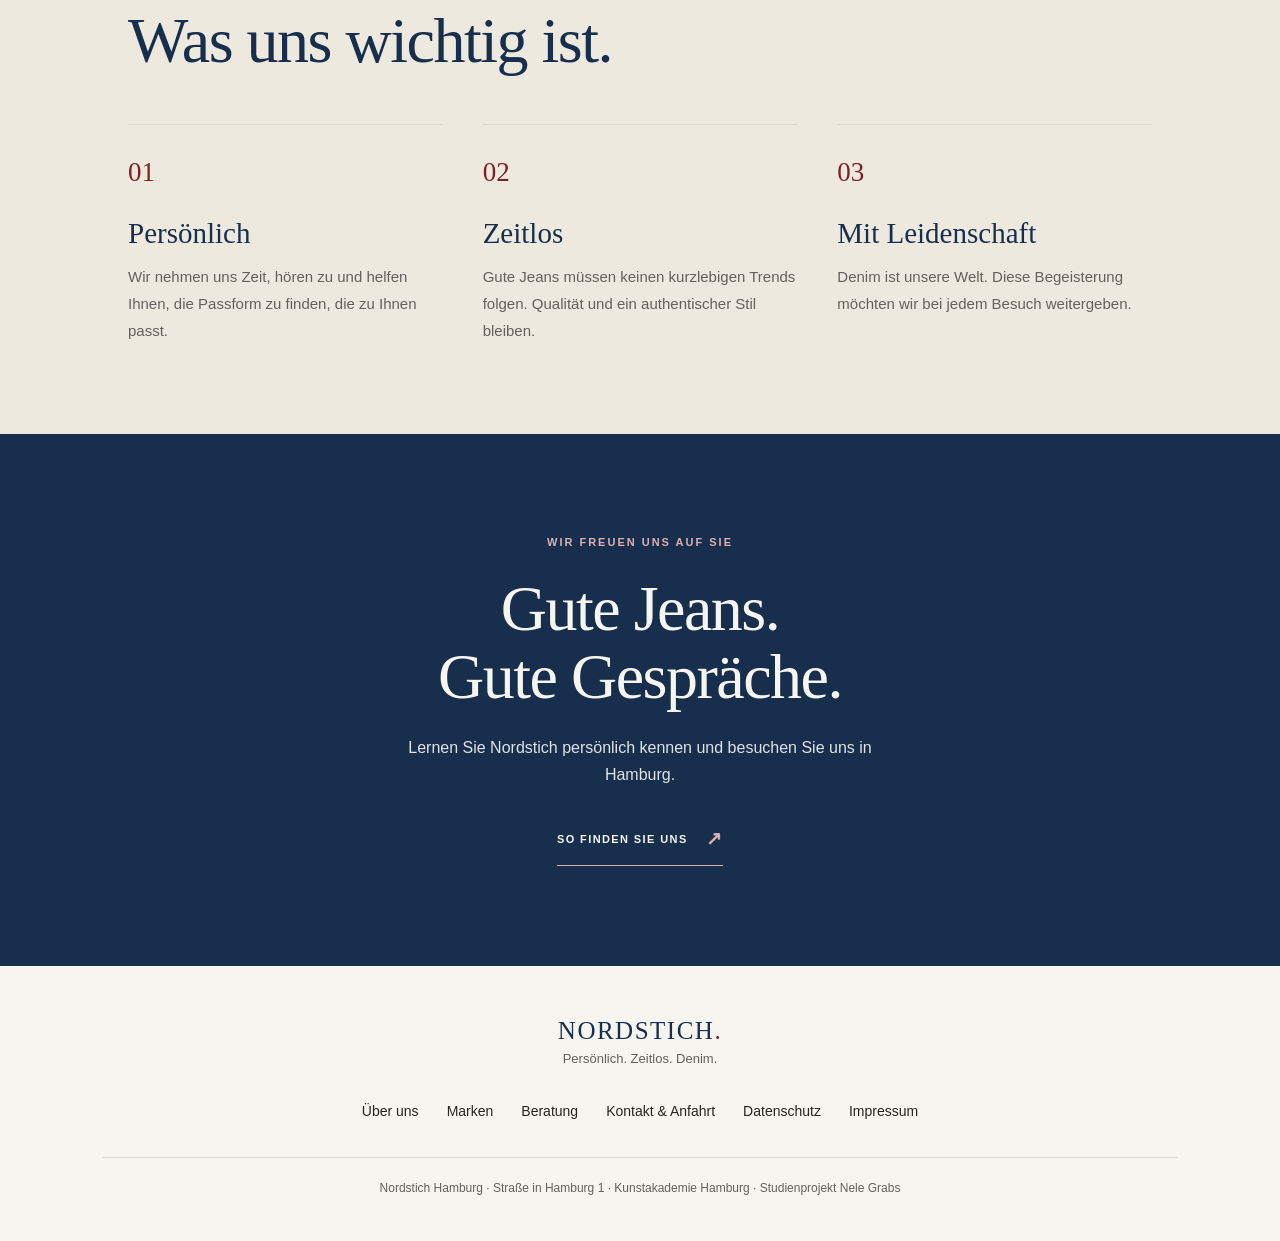
<file: ueber-uns.html>
<!doctype html>
<html lang="de">
<head>
<meta charset="UTF-8">
<meta name="viewport" content="width=device-width, initial-scale=1">
<meta name="color-scheme" content="light">
<meta name="description" content="Lerne Nordstich kennen: unsere Begeisterung für Denim, unser Blick für unterschiedliche Passformen und unsere Idee von zeitlosem Stil.">
<meta name="robots" content="index,follow">
	<meta name="generator" content="Dreamweaver">
<title>Nordstich – Über uns</title>
<link rel="stylesheet" href="style.css">
	<link rel="icon" type="image/jpeg" href="Bilder/favicon.jpg">

</head>


<body>
	<a class="skip-link" href="#main-content">Direkt zum Hauptinhalt</a>
		<header class="site-header">
		   <div class="header-top">
           <span class="header-decoration header-decoration-left"
      aria-hidden="true">✳</span>
			   
<a href="index.html" class="logo" aria-label="Nordstich – Startseite">
    <span class="logo-wordmark">NORDSTICH<span>.</span></span>
</a>
			    <span class="header-decoration header-decoration-right"
      aria-hidden="true">✳</span>
        </div>

	     <nav class="main-navigation" aria-label="Hauptnavigation">
            <a href="index.html">Home</a>
            <a href="ueber-uns.html" aria-current="page">Über uns</a>
			<a href="marken.html">Marken</a>
            <a href="beratung.html">Beratung</a>
			<a href="kontakt-anfahrt.html">Kontakt &amp; Anfahrt</a>
        </nav>

    </header>
	<main class="about-page" id="main-content">

  <!-- Einstieg -->

  <section class="page-intro">
    <p class="eyebrow">NORDSTICH HAMBURG · SEIT ÜBER 30 JAHREN</p>

<h1>Jeansliebe.<br>
  <em>Mit Geschichte.</em>
</h1>

<p class="lead">
  Eine Jeans muss nicht nur gut aussehen, sondern sich auch richtig anfühlen.
  Sie soll zu Ihrem Alltag passen und Ihnen Bewegungsfreiheit geben.
  Bei Nordstich unterstützen wir Sie dabei, einen Schnitt zu entdecken,
  mit dem Sie sich gerne auf den Weg machen.
</p>

  </section>

  <!-- Unsere Geschichte -->

  <section class="about-story">

<div class="about-image">
  <img src="Bilder/denim-ueber-uns-jeans.jpg"
       alt="Gefaltete Jeans und Denim-Jacke in einer warmen Vintage-Atmosphäre">
</div>

<div class="about-copy">
  <p class="eyebrow">WAS UNS AUSMACHT</p>

  <h2>Eine gute Jeans ist Gefühlssache.</h2>

  <p>
    Bei Nordstich dreht sich alles um Denim,
    individuelle Passformen und die Freude daran,
    genau die richtige Jeans zu finden.
  </p>

  <p>
    Wir wissen, dass jede Jeans anders sitzt und jeder Mensch
    andere Vorstellungen hat. Deshalb ist uns wichtig,
    nicht einfach irgendeine Hose zu empfehlen, sondern
    gemeinsam mit Ihnen das passende Modell zu entdecken.
  </p>

  <p>
    Persönliche Beratung, eine sorgfältige Auswahl und
    die Liebe zum Detail machen für uns den Unterschied.
  </p>

  <a class="text-link" href="beratung.html">
    Unsere Beratung entdecken <span>↗</span>
  </a>
</div>

  </section>

  <!-- Unsere Werte -->

  <section class="about-values">

<p class="eyebrow">UNSERE PHILOSOPHIE</p>

<h2>Was uns wichtig ist.</h2>

<div class="values-grid">

  <article class="value-card">
    <span class="value-number">01</span>
    <h3>Persönlich</h3>
    <p>
      Wir nehmen uns Zeit, hören zu und helfen Ihnen,
      die Passform zu finden, die zu Ihnen passt.
    </p>
  </article>

  <article class="value-card">
    <span class="value-number">02</span>
    <h3>Zeitlos</h3>
    <p>
      Gute Jeans müssen keinen kurzlebigen Trends folgen.
      Qualität und ein authentischer Stil bleiben.
    </p>
  </article>

  <article class="value-card">
    <span class="value-number">03</span>
    <h3>Mit Leidenschaft</h3>
    <p>
      Denim ist unsere Welt. Diese Begeisterung möchten
      wir bei jedem Besuch weitergeben.
    </p>
  </article>

</div>

  </section>

  <!-- Abschluss -->

  <section class="about-visit">
    <p class="eyebrow">WIR FREUEN UNS AUF SIE</p>

<h2>Gute Jeans.<br>Gute Gespräche.</h2>

<p>
  Lernen Sie Nordstich persönlich kennen
  und besuchen Sie uns in Hamburg.
</p>

<a class="text-link" href="kontakt-anfahrt.html">
  So finden Sie uns <span>↗</span>
</a>

  </section>

</main>
	<footer class="site-footer">

        <a class="logo-wordmark" href="index.html" aria-label="Nordstich – Startseite">
    NORDSTICH<span>.</span>
</a>

        <p>
            Persönlich. Zeitlos. Denim.
        </p>

        <nav class="footer-navigation" aria-label="Footer-Navigation">

            <a href="ueber-uns.html">Über uns</a>

            <a href="marken.html">Marken</a>

            <a href="beratung.html">Beratung</a>

            <a href="kontakt-anfahrt.html">Kontakt &amp; Anfahrt</a>
			
<a href="https://de.wikipedia.org/wiki/Datenschutz" target="_blank" rel="noopener noreferrer">Datenschutz</a>

<a href="https://de.wikipedia.org/wiki/Impressumspflicht" target="_blank" rel="noopener noreferrer">Impressum</a>

        </nav>

        <p class="footer-small">
            Nordstich Hamburg · Straße in Hamburg 1 · Kunstakademie Hamburg · Studienprojekt Nele Grabs 
        </p>

    </footer>
</body>
</html>
</file>
<file: style.css>
@charset "UTF-8";
/* CSS Document */
:root {
    --cream: #F7F5F0;
    --paper: #EEE9DF;
    --white: #FFFEFA;

    --navy: #172F4D;
    --burgundy: #7D202A;

    --black: #252522;
    --grey: #62615B;
    --line: #DCD7CD;

    --serif: "Times New Roman", Times, serif;
    --sans: Arial, Helvetica, sans-serif;
}

*,
*::before,
*::after {
    box-sizing: border-box;
}

html {
    scroll-behavior: smooth;
}

body {
    margin: 0;
    background-color: var(--cream);
    color: var(--black);
    font-family: var(--sans);
    font-size: 16px;
    line-height: 1.7;
}

img {
    display: block;
    max-width: 100%;
}

a {
    color: inherit;
}

a:focus-visible {
    outline: 2px solid var(--burgundy);
    outline-offset: 5px;
}

.site-header {
    max-width: 1440px;
    margin: 0 auto;
    padding: 28px 6% 20px;
    border-bottom: 1px solid var(--line);
}

.header-top {
    display: flex;
	flex-direction:row;
    justify-content: space-between;
    align-items: center;
    min-height: 65px;
	gap:20px;
}

.site-logo {
    display: inline-flex;
	align-items:center;
	justify-content:center;
	flex: 0 1 auto;
}

.site-logo img {
	display:block;
    width: auto;
    max-width: 200px;
    max-height: 65px;
    object-fit: contain;
}

.menu-button,
.search-button {
	display:inline-flex;
	align-items:center;
	justify-content:center;
	flex: 0 0 40px;
	width:40px;
	height:40px;
	padding:5px;
	border:none;
	background:transparent;
    color: var(--burgundy);
    font-size: 27px;
    cursor: pointer;
}

.menu-button {
    left: 0;
}

.search-button {
    right: 0;
}

.main-navigation {
    display: flex;
    justify-content: center;
    align-items: center;
    flex-wrap: wrap;
    gap: 18px 32px;
    margin-top: 24px;
}

.main-navigation a {
    position: relative;
    display: inline-block;
    padding: 8px 0;
    color: var(--navy);
    font-size: 14px;
    font-weight: 600;
    letter-spacing: 1.2px;
    line-height: 1.5;
    text-decoration: none;
    text-transform: uppercase;
    transition: color 0.25s ease;
}

.main-navigation a::after {
    position: absolute;
    bottom: 0;
    left: 0;
    width: 0;
    height: 1px;
    background-color: var(--burgundy);
    content: "";
    transition: width 0.25s ease;
}

.main-navigation a:hover,
.main-navigation a[aria-current="page"] {
    color: var(--burgundy);
}

.main-navigation a:hover::after,
.main-navigation a[aria-current="page"]::after {
    width: 100%;
}



/*
.menu-button,
.search-button {
    background: none;
    border: none;
    color: darkred;
    cursor: pointer;
    font-size: 27px;
    padding: 5px;
}

.main-navigation {
    display: flex;
    justify-content: center;
    align-items: center;
    gap: 32px;
    min-height: 52px;
    border-bottom: 1px solid #dedede;
}

.main-navigation a {
    position: relative;
    color: #111111;
    text-decoration: none;
    text-transform: uppercase;
    font-size: 11px;
    font-weight: 700;
    letter-spacing: 1.2px;
    padding: 18px 0;
}

.main-navigation a::after {
    content: "";
    position: absolute;
    left: 0;
    bottom: 10px;
    width: 0;
    height: 1px;
    background: darkred;
    transition: width 0.25s ease;
}

.main-navigation a:hover::after {
    width: 100%;
}

.logo{
	display:block;
	 height: 90px;
}*/

h1,
h2,
h3 {
    margin-top: 0;
    color: var(--navy);
    font-family: var(--serif);
    font-weight: 400;
}

h1 {
    margin-bottom: 28px;
    font-size: clamp(58px, 8vw, 116px);
    line-height: 0.91;
    letter-spacing: -4px;
}

h1 em {
    color: var(--burgundy);
    font-style: normal;
}

h2 {
    margin-bottom: 24px;
    font-size: clamp(42px, 5.5vw, 76px);
    line-height: 1;
    letter-spacing: -2px;
}

h3 {
    font-size: 30px;
    line-height: 1.15;
}

p {
    margin-top: 0;
}

.eyebrow {
    margin-bottom: 20px;
    color: var(--burgundy);
    font-size: 13px;
    font-weight: 700;
    letter-spacing: 1.8px;
    line-height: 1.6;
}

.hand-note {
    display: inline-block;
    color: var(--burgundy);
    font-family: var(--serif);
    font-size: 19px;
    font-style: italic;
}

.text-link {
    display: inline-flex;
    align-items: center;
    gap: 18px;
    padding: 10px 0;
    border-bottom: 1px solid var(--burgundy);
    color: var(--navy);
    font-size: 11px;
    font-weight: 700;
    letter-spacing: 1.4px;
    text-decoration: none;
    text-transform: uppercase;
}

.text-link span {
    color: var(--burgundy);
    font-size: 19px;
    transition: transform 0.25s ease;
}

.text-link:hover span {
    transform: translateX(5px);
}

.hero {
    display: grid;
    grid-template-columns: 1fr 0.9fr;
    align-items: center;
    gap: 7%;
    max-width: 1440px;
    margin: 0 auto;
    padding: 100px 8% 125px;
}

.hero-copy {
    position: relative;
    z-index: 1;
}

.hero-text {
    max-width: 460px;
    margin-bottom: 28px;
    color: #555650;
    font-size: 16px;
    line-height: 1.9;
}

.hero-copy .hand-note {
    margin-top: 22px;
}

.hero-visual {
    position: relative;
    padding: 14px;
    background-color: var(--white);
    box-shadow: 0 12px 35px rgba(32, 30, 25, 0.07);
    transform: rotate(1.5deg);
}

.hero-visual img {
    width: 100%;
    height: 520px;
    object-fit: cover;
    object-position: center;
}

.image-note {
    position: absolute;
    right: -15px;
    bottom: 25px;
    padding: 10px 16px;
    background-color: var(--cream);
    color: var(--burgundy);
    font-family: var(--serif);
    font-size: 16px;
    font-style: italic;
    transform: rotate(-4deg);
}

.intro-section {
    display: grid;
    grid-template-columns: 1fr 1fr;
    align-items: start;
    gap: 10%;
    padding: 100px 12%;
    border-top: 1px solid var(--line);
}

.intro-heading h2 {
    margin-bottom: 0;
}

.intro-copy {
    padding-top: 22px;
}

.intro-copy p {
    max-width: 540px;
    margin-bottom: 22px;
    color: #555650;
}

.intro-copy p:first-child {
    color: var(--navy);
    font-family: var(--serif);
    font-size: 27px;
    line-height: 1.35;
}

.brands-section {
    padding: 100px 8% 120px;
    border-top: 1px solid var(--line);
}

.section-heading {
    display: flex;
    justify-content: space-between;
    align-items: end;
    gap: 50px;
    margin-bottom: 55px;
}

.section-heading h2 {
    margin-bottom: 0;
}

.section-heading > p {
    max-width: 390px;
    margin-bottom: 5px;
    color: var(--grey);
    font-size: 14px;
}

.polaroid-grid {
    display: grid;
    grid-template-columns: repeat(3, minmax(0, 1fr));
    align-items: start;
    gap: 45px;
    margin-bottom: 50px;
}

.polaroid {
    display: block;
    padding: 13px 13px 0;
    border: 1px solid #E8E3DA;
    background-color: var(--white);
    box-shadow: 0 12px 28px rgba(35, 33, 28, 0.06);
    text-decoration: none;
    transition: transform 0.3s ease, box-shadow 0.3s ease;
}

.polaroid:nth-child(2) {
    margin-top: 30px;
    transform: rotate(2deg);
}

.polaroid:nth-child(3) {
    margin-top: -5px;
    transform: rotate(-2deg);
}

.polaroid:nth-child(1) {
    transform: rotate(-1deg);
}

.polaroid:nth-child(1):hover,
.polaroid:nth-child(2):hover,
.polaroid:nth-child(3):hover {
    z-index: 2;
    box-shadow: 0 18px 35px rgba(35, 33, 28, 0.12);
    transform: translateY(-7px) rotate(0);
}

.polaroid-image {
    display: flex;
    position: relative;
    min-height: 260px;
    align-items: center;
    justify-content: center;
    overflow: hidden;
    background-color: var(--paper);
    color: var(--navy);
}

.polaroid-image::before {
    position: absolute;
    inset: 12px;
    border: 1px solid rgba(23, 47, 77, 0.25);
    content: "";
}

.polaroid-image span {
    padding: 12px;
    font-family: var(--serif);
    font-size: 18px;
    font-style: italic;
    letter-spacing: 1px;
    text-align: center;
}

.polaroid-one {
    background-color: #D8D0C0;
}

.polaroid-two {
    background-color: #DCE0DC;
}

.polaroid-three {
    background-color: #E4D9CF;
}

.polaroid-caption {
    display: flex;
    min-height: 95px;
    align-items: center;
    justify-content: center;
    color: var(--navy);
    font-family: var(--serif);
    font-size: 27px;
    text-align: center;
}

.about-teaser {
    display: grid;
    grid-template-columns: 1.2fr 0.8fr;
    align-items: center;
    gap: 10%;
    min-height: 440px;
    padding: 95px 12%;
    background-color: var(--paper);
    border-top: 1px solid var(--line);
}

.about-teaser-copy > p:not(.eyebrow) {
    max-width: 570px;
    margin-bottom: 28px;
    color: #555650;
}

.about-teaser-note {
    display: flex;
    min-height: 230px;
    align-items: center;
    justify-content: center;
    padding: 35px;
    border: 1px solid #D5CBBB;
    background-color: #F0E9DC;
    transform: rotate(2deg);
}

.about-teaser-note .hand-note {
    max-width: 240px;
    font-size: 32px;
    text-align: center;
}

.visit-section {
    padding: 115px 20px;
    background-color: var(--navy);
    color: var(--cream);
    text-align: center;
}

.visit-section .eyebrow {
    color: #DDAFB0;
}

.visit-section h2 {
    color: var(--cream);
}

.visit-section > p:not(.eyebrow) {
    max-width: 430px;
    margin: 0 auto 25px;
    color: #E0E3E5;
}

.visit-links {
    display: flex;
    justify-content: center;
    flex-wrap: wrap;
    gap: 25px;
    margin-top: 30px;
}

.visit-section .text-link {
    border-color: #DDAFB0;
    color: var(--cream);
}

.visit-section .text-link span {
    color: #DDAFB0;
}

.site-footer {
    padding: 50px 8% 30px;
    background-color: var(--cream);
    text-align: center;
}

.footer-logo {
    color: var(--navy);
    font-family: var(--serif);
    font-size: 28px;
    letter-spacing: -1px;
    text-decoration: none;
}

.footer-logo span {
    color: var(--burgundy);
}

.site-footer > p {
    color: var(--grey);
    font-size: 13px;
}

.footer-tagline {
    margin: 0 0 28px;
    font-size: 14px;
    line-height: 1.7;
}

.footer-navigation {
    display: flex;
    justify-content: center;
    flex-wrap: wrap;
    gap: 15px 28px;
    margin: 30px 0;
}

.footer-navigation a {
    font-size: 14px;
    line-height: 1.6;
    text-decoration: none;
    text-underline-offset: 4px;
    transition: color 0.2s ease;
}

.footer-navigation a:hover {
    color: var(--burgundy);
}

.site-footer .footer-small {
    margin-top: 35px;
    padding-top: 20px;
    border-top: 1px solid var(--line);
    font-size: 12px;
}

.site-footer a:focus-visible {
    outline: 3px solid var(--burgundy);
    outline-offset: 5px;
}


@media (max-width: 900px) {

    .site-header {
        padding-right: 5%;
        padding-left: 5%;
    }

    .main-navigation {
        gap: 16px 24px;
    }

    .hero {
        gap: 5%;
        padding: 75px 6% 90px;
    }

    .hero-visual img {
        height: 430px;
    }

    .intro-section {
        gap: 6%;
        padding-right: 8%;
        padding-left: 8%;
    }

    .polaroid-grid {
        gap: 22px;
    }

    .polaroid-image {
        min-height: 210px;
    }

    .about-teaser {
        padding-right: 8%;
        padding-left: 8%;
    }

}

@media (max-width: 600px) {

    body {
        font-size: 16px;
    }

    .site-header {
        padding: 20px 20px 18px;
    }

    .site-logo img {
        max-width: 170px;
        max-height: 55px;
    }

    .main-navigation {
        gap: 13px 18px;
        margin-top: 20px;
    }

    .main-navigation a {
        font-size: 13px;
        letter-spacing: 0.6px;
    }

    h1 {
        font-size: clamp(58px, 15vw, 85px);
        letter-spacing: -2.5px;
    }

    h2 {
        font-size: clamp(42px, 11vw, 58px);
        letter-spacing: -1.5px;
    }

    .hero {
        grid-template-columns: 1fr;
        gap: 45px;
        padding: 65px 25px 80px;
    }

    .hero-text {
        font-size: 15px;
    }

    .hero-visual {
        width: 94%;
        margin-left: auto;
    }

    .hero-visual img {
        height: 390px;
    }

    .image-note {
        right: -10px;
        bottom: 18px;
    }

    .intro-section {
        grid-template-columns: 1fr;
        gap: 20px;
        padding: 70px 25px;
    }

    .intro-copy {
        padding-top: 0;
    }

    .intro-copy p:first-child {
        font-size: 24px;
    }

    .brands-section {
        padding: 75px 22px 85px;
    }

    .section-heading {
        display: block;
        margin-bottom: 35px;
    }

    .section-heading > p {
        margin-top: 20px;
    }

    .polaroid-grid {
        grid-template-columns: repeat(2, minmax(0, 1fr));
        gap: 22px 15px;
    }

    .polaroid {
        padding: 8px 8px 0;
    }

    .polaroid:nth-child(2) {
        margin-top: 18px;
    }

    .polaroid-image {
        min-height: 155px;
    }

    .polaroid-image::before {
        inset: 7px;
    }

    .polaroid-image span {
        font-size: 13px;
    }

    .polaroid-caption {
        min-height: 70px;
        font-size: 21px;
    }

    .about-teaser {
        grid-template-columns: 1fr;
        gap: 35px;
        padding: 75px 25px;
    }

    .about-teaser-note {
        min-height: 180px;
    }

    .about-teaser-note .hand-note {
        font-size: 27px;
    }

    .visit-section {
        padding: 80px 22px;
    }

    .visit-links {
        align-items: center;
        flex-direction: column;
        gap: 12px;
    }

    .site-footer {
        padding: 40px 20px 25px;
    }

}

@media (prefers-reduced-motion: reduce) {

    html {
        scroll-behavior: auto;
    }

    *,
    *::before,
    *::after {
        transition-duration: 0.01ms !important;
    }

}







.page-intro {
max-width: 1100px;
margin: 0 auto;
padding:85px 8% 70px;
}

.page-intro .eyebrow,
.about-copy .eyebrow,
.about-values .eyebrow,
.about-visit .eyebrow {
display: block;
margin-bottom: 24px;
color: var(--burgundy);
font-size: 11px;
font-weight: 700;
letter-spacing: 2px;
}

.page-intro h1 {
margin-bottom: 28px;
	line-height:1.15;
}

.page-intro h1 em {
color: var(--burgundy);
font-style: normal;
}

.page-intro .lead {
max-width: 620px;
color: var(--grey);
font-size: 18px;
line-height: 1.8;
}

.about-story {
display: grid;
    grid-template-columns: 0.95fr 1.05fr;
    align-items: center;
    gap: 7%;
    padding: 40px 10% 100px;
}

.about-image img {
  display: block;
    width: 100%;
    height: 540px;
    object-fit: cover;
    object-position: center;
}

.about-copy h2,
.about-values h2,
.about-visit h2 {
font-size: clamp(38px, 5vw, 65px);
line-height: 1.05;
letter-spacing: -1.5px;
}

.about-copy p:not(.eyebrow) {
    color: var(--grey);
    font-size: 16px;
    line-height: 1.8;
    margin-bottom: 18px;
}

.about-copy .text-link {
margin-top: 15px;
}

.about-values {
 padding: 90px 10%;
 background: var(--paper);
}

.values-grid {
 display: grid;
 grid-template-columns: repeat(3, minmax(0, 1fr));
 gap: 40px;
 margin-top: 50px;
}

.value-card {
padding-top: 25px;
border-top: 1px solid var(--line);
}

.value-number {
color: var(--burgundy);
font-family: var(--serif);
font-size: 27px;
}

.value-card h3 {
margin-top: 20px;
margin-bottom: 12px;
color: var(--navy);
font-family: var(--serif);
font-size: 29px;
font-weight: 400;
line-height:1.2;
}

.value-card p {
color: var(--grey);
font-size: 15px;
line-height: 1.8;
margin-bottom:0;
}

.about-visit {
padding: 100px 20px;
background: var(--navy);
color: var(--cream);
text-align: center;
}

.about-visit .eyebrow {
color: #DDAFB0;
}

.about-visit h2 {
color: var(--cream);
}

.about-visit > p:not(.eyebrow) {
max-width: 500px;
margin: 0 auto 25px;
color: #E0E3E5;
}

.about-visit .text-link {
border-color: #DDAFB0;
color: var(--cream);
}

.about-visit .text-link span {
color: #DDAFB0;
}

/* Anpassung für Tablets und Smartphones */

@media (max-width: 800px) {
.page-intro {
padding: 70px 7% 50px;
}

.page-intro h1 {
    font-size: clamp(48px, 12vw, 76px);
    letter-spacing: -2px;
}

.about-story {
    grid-template-columns: 1fr;
    gap: 45px;
    padding: 30px 7% 75px;
}

.about-image img {
    min-height: 280px;
    max-height: 450px;
}

.about-values {
    padding: 75px 7%;
}

.values-grid {
    grid-template-columns: 1fr;
    gap: 30px;
    margin-top: 35px;
}

.about-visit {
    padding: 75px 7%;
}

}


.brands-page{
	overflow:hidden;
}

.brands-intro{
	max-width:1100px;
	margin:0 auto;
	padding:100px 8% 65px;
}

.brands-intro .eyebrow,
.brands-heading .eyebrow,
.brands-cta .eyebrow {
margin: 0 0 22px;
color: var(--burgundy);
font-family: var(--sans);
font-size: 11px;
font-weight: 700;
letter-spacing: 2.5px;
}

.brands-intro h1 {
margin: 0 0 30px;
color: var(--navy);
font-family: var(--serif);
font-size: clamp(52px, 7vw, 86px);
font-weight: 400;
line-height: 1.04;
letter-spacing: -2px;
}

.brands-intro h1 em {
color: var(--burgundy);
font-style: normal;
}

.brands-lead {
max-width: 620px;
margin: 0 0 30px;
color: var(--grey);
font-family: var(--sans);
font-size: 17px;
line-height: 1.9;
}

.brands-scroll-link {
display: inline-flex;
align-items: center;
gap: 12px;
padding-bottom: 7px;
border-bottom: 1px solid var(--burgundy);
color: var(--navy);
font-size: 13px;
text-decoration: none;
}

.brands-scroll-link span {
color: var(--burgundy);
font-size: 18px;
}

.brands-intro-image {
padding: 0 8% 90px;
}

.denim-artwork {
display: flex;
min-height: 300px;
flex-direction: column;
align-items: center;
justify-content: center;
gap: 15px;
background:
repeating-linear-gradient(
0deg,
transparent,
transparent 3px,
rgba(255, 255, 255, 0.035) 4px
),
linear-gradient(135deg, #233e58, #152b43 60%, #304b61);
color: var(--cream);
text-align: center;
}

.denim-artwork span {
font-family: var(--serif);
font-size: clamp(48px, 9vw, 100px);
letter-spacing: 8px;
}

.denim-artwork span {
color: #d9c8b7;
font-size: 10px;
letter-spacing: 4px;
}

.brands-content {
padding: 90px 10% 100px;
background: var(--paper);
}

.brands-heading {
max-width: 680px;
margin-bottom: 55px;
}

.brands-heading h2,
.brands-cta h2 {
margin: 0 0 22px;
color: var(--navy);
font-family: var(--serif);
font-size: clamp(38px, 5vw, 62px);
font-weight: 400;
line-height: 1.1;
}

.brands-heading > p,
.brands-cta > p:not(.eyebrow) {
max-width: 600px;
color: var(--grey);
font-size: 15px;
line-height: 1.9;
}

.brands-grid {
display: grid;
grid-template-columns: repeat(3, minmax(0, 1fr));
gap: 35px;
}

.brand-card {
padding-top: 25px;
border-top: 1px solid var(--line);
}

.brand-number {
color: var(--burgundy);
font-size: 11px;
letter-spacing: 1.5px;
}

.brand-card h3 {
margin: 28px 0 15px;
color: var(--navy);
font-family: var(--serif);
font-size: 30px;
font-weight: 400;
}

.brand-card p {
margin: 0;
color: var(--grey);
font-size: 14px;
line-height: 1.9;
}

.brands-cta {
margin-top: 100px;
padding: 65px 25px;
border-top: 1px solid var(--line);
text-align: center;
}

.brands-cta h2 {
font-size: clamp(40px, 5vw, 60px);
}

.brands-cta > p:not(.eyebrow) {
margin: 0 auto 25px;
}

.brands-cta .text-link {
display: inline-block;
margin-top: 10px;
}

/* Tablet und Smartphone */

@media (max-width: 800px) {
.brands-intro {
padding: 70px 7% 45px;
}

.brands-intro h1 {
    letter-spacing: -1px;
}

.brands-intro-image {
    padding: 0 7% 65px;
}

.denim-artwork {
    min-height: 230px;
}

.denim-artwork span:first-child {
    letter-spacing: 4px;
}

.brands-content {
    padding: 70px 7% 75px;
}

.brands-grid {
    grid-template-columns: 1fr;
    gap: 35px;
}

.brand-card h3 {
    margin-top: 20px;
}

.brands-cta {
    margin-top: 70px;
    padding: 50px 0 10px;
}

}

@media (prefers-reduced-motion: reduce) {
.brands-page * {
scroll-behavior: auto;
}
}

.brands-page {
color: var(--navy);
}

.brands-intro {
max-width: 1100px;
margin: 0 auto;
padding: 100px 8% 75px;
}

.brands-intro .eyebrow,
.polaroid-heading .eyebrow,
.brands-cta .eyebrow {
margin: 0 0 22px;
color: var(--burgundy);
font-family: var(--sans);
font-size: 11px;
font-weight: 700;
letter-spacing: 2px;
line-height: 1.7;
}

.brands-intro h1 {
margin: 0 0 28px;
font-family: var(--serif);
font-size: clamp(52px, 7vw, 84px);
font-weight: 400;
line-height: 1.05;
letter-spacing: -1.5px;
}

.brands-intro h1 em {
color: var(--burgundy);
font-style: normal;
}

.brands-lead {
max-width: 650px;
margin: 0;
color: var(--grey);
font-size: 16px;
line-height: 1.9;
}

/* Markenbereiche */

.polaroid-section {
padding: 75px 8% 90px;
background: var(--paper);
}

.polaroid-heading {
max-width: 1100px;
margin: 0 auto 40px;
}

.polaroid-heading h2 {
margin: 0;
font-family: var(--serif);
font-size: clamp(34px, 4.5vw, 52px);
font-weight: 400;
line-height: 1.15;
}

/* Kartenraster */

.polaroid-grid {
display: grid;
grid-template-columns: repeat(3, minmax(0, 1fr));
gap: 32px;
max-width: 1200px;
margin: 0 auto;
align-items: start;
}

/* Polaroid-Karte */

.polaroid {
min-width: 0;
padding: 10px 10px 0;
background: #fffefa;
box-shadow: 0 5px 16px rgba(37, 37, 34, 0.09);
transform: rotate(-0.6deg);
transition: transform 0.25s ease, box-shadow 0.25s ease;
}

.polaroid:nth-child(even) {
transform: rotate(0.7deg);
}

.polaroid:hover {
transform: translateY(-5px) rotate(0deg);
box-shadow: 0 12px 25px rgba(37, 37, 34, 0.13);
}

/* Farbige Bildfläche mit Markenname */

.polaroid-photo {
position: relative;
display: flex;
min-height: 235px;
flex-direction: column;
align-items: center;
justify-content: center;
gap: 15px;
overflow: hidden;
padding: 28px 18px;
text-align: center;
isolation: isolate;
}

.polaroid-photo::before {
position: absolute;
z-index: -1;
inset: 0;
background: repeating-linear-gradient(
0deg,
transparent 0,
transparent 4px,
rgba(255, 255, 255, 0.045) 5px
);
content: "";
}

.photo-blue {
    background: linear-gradient(145deg, #46647b, #172f4d);
    color: #fffefa;
}

.photo-cream {
    background: linear-gradient(145deg, #e7dfd1, #c9bba6);
    color: #172f4d;
}

.photo-burgundy {
    background: linear-gradient(145deg, #93434a, #641c28);
    color: #fffefa;
}

.photo-sand {
background: linear-gradient(145deg, #b6a58b, #81745f);
color: #fffefa;
}

.photo-label {
font-family: var(--sans);
font-size: 12px;
font-weight: 700;
letter-spacing: 1.5px;
line-height: 1.6;
}

.polaroid-photo h3 {
max-width: 100%;
margin: 0;
overflow-wrap: anywhere;
font-family: var(--serif);
font-size: clamp(25px, 2.6vw, 36px);
font-weight: 400;
line-height: 1.15;
}

.photo-number {
position: absolute;
right: 12px;
bottom: 10px;
font-family: var(--sans);
font-size: 12px;
letter-spacing: 1px;
opacity: 1;
}

.photo-blue h3,
.photo-blue .photo-label,
.photo-blue .photo-number,
.photo-burgundy h3,
.photo-burgundy .photo-label,
.photo-burgundy .photo-number {
    color: #e7dfd1;
}

/* Weißer Polaroid-Rand und Modellnamen */

.polaroid-caption {
min-height: 105px;
padding: 22px 12px 27px;
background: #fffefa;
text-align: center;
}

.polaroid-caption p {
margin: 0;
color: #5c5b56;
font-family: var(--sans);
font-size: 16px;
line-height: 1.7;
overflow-wrap:break-word;
}

.polaroid-caption p + p {
margin-top: 8px;
}

/* Zweiter Markenbereich */

.additional-brands {
background: var(--cream);
}

.additional-brands .polaroid-grid {
grid-template-columns: repeat(3, minmax(0, 1fr));
}

/* Abschluss und Beratungslink */

.brands-cta {
padding: 95px 7%;
text-align: center;
}

.brands-cta h2 {
margin: 0 0 22px;
font-family: var(--serif);
font-size: clamp(40px, 5.5vw, 62px);
font-weight: 400;
line-height: 1.1;
}

.brands-cta > p(.eyebrow) {
max-width: 560px;
margin: 0 auto 28px;
color: var(--grey);
font-size: 14px;
line-height: 1.9;
}

/* Tablet */

@media (max-width: 950px) {
.polaroid-grid,
.additional-brands .polaroid-grid {
grid-template-columns: repeat(2, minmax(0, 1fr));
gap: 25px;
}

.polaroid-photo {
    min-height: 220px;
}

.polaroid-photo h3 {
    font-size: clamp(25px, 4vw, 34px);
}

}

/* Smartphone */

@media (max-width: 560px) {
.brands-intro {
padding: 70px 7% 55px;
}

.brands-intro h1 {
    letter-spacing: -1px;
}

.polaroid-section {
    padding: 60px 7% 70px;
}

.polaroid-grid,
.additional-brands .polaroid-grid {
    grid-template-columns: minmax(0, 1fr);
    gap: 28px;
}

.polaroid {
    padding: 9px 9px 0;
}

.polaroid-photo {
    min-height: 260px;
}

.polaroid-photo h3 {
    font-size: 34px;
}

.polaroid-caption {
    min-height: auto;
    padding: 22px 14px 30px;
}

.polaroid-caption p {
    font-size: 13px;
}

.brands-cta {
    padding: 70px 7%;
}

}

/* Animationen bei reduzierter Bewegung abschalten */

@media (prefers-reduced-motion: reduce) {
.polaroid {
transition: none;
}
}




.directions-page {
    background: var(--cream);
    color: var(--black);
}

.directions-intro {
    padding: 90px 8% 75px;
    text-align: center;
    max-width: 900px;
    margin: 0 auto;
}

.directions-eyebrow,
.directions-label,
.directions-bottom p {
    font-family: var(--sans);
    font-size: 12px;
    font-weight: 700;
    letter-spacing: 2px;
    line-height: 1.7;
}

.directions-eyebrow {
    color: var(--burgundy);
    margin: 0 0 20px;
}

.directions-intro h1 {
    margin: 0 0 24px;
    font-family: var(--serif);
    font-size: clamp(40px, 6vw, 66px);
    font-weight: 400;
    line-height: 1.1;
    color: var(--navy);
}

.directions-intro > p:last-child {
    max-width: 620px;
    margin: 0 auto;
    font-family: var(--sans);
    font-size: 18px;
    line-height: 1.8;
    color: var(--black);
}

.directions-content {
    display: grid;
    grid-template-columns: repeat(2, minmax(0, 1fr));
    gap: 60px;
    align-items: center;
    max-width: 1120px;
    margin: 0 auto;
    padding: 0 8% 90px;
}

.directions-card {
    padding: 40px;
    background: var(--white);
    border-top: 3px solid var(--burgundy);
    box-shadow: 0 8px 28px rgba(37, 37, 34, 0.06);
}

.directions-label {
    margin: 0 0 18px;
    color: var(--burgundy);
}

.directions-card h2,
.directions-message h2 {
    margin: 0 0 24px;
    font-family: var(--serif);
    font-size: clamp(29px, 3vw, 38px);
    font-weight: 400;
    line-height: 1.2;
    color: var(--navy);
}

.directions-address {
    margin: 0 0 22px;
    font-family: var(--sans);
    font-size: 18px;
    line-height: 1.9;
    font-style: normal;
}

.directions-phone {
    display: inline-block;
    margin-bottom: 28px;
    color: var(--navy);
    font-family: var(--sans);
    font-size: 16px;
    line-height: 1.7;
    text-decoration-thickness: 1px;
    text-underline-offset: 4px;
}

.directions-button {
    display: flex;
    align-items: center;
    justify-content: space-between;
    gap: 16px;
    width: 100%;
    box-sizing: border-box;
    padding: 16px 20px;
    background: var(--navy);
    color: var(--white);
    font-family: var(--sans);
    font-size: 16px;
    line-height: 1.5;
    text-decoration: none;
    transition: background 0.2s ease;
}

.directions-button:hover {
    background: var(--burgundy);
}

.directions-button:focus-visible,
.directions-phone:focus-visible,
.directions-text-link:focus-visible {
    outline: 3px solid var(--burgundy);
    outline-offset: 4px;
}

.directions-note {
    margin: 14px 0 0;
    color: var(--grey);
    font-family: var(--sans);
    font-size: 14px;
    line-height: 1.7;
}

.directions-message {
    padding: 20px 0;
}

.directions-decorative-line {
    display: block;
    width: 55px;
    height: 3px;
    margin-bottom: 28px;
    background: var(--burgundy);
}

.directions-message h2 {
    font-size: clamp(32px, 4vw, 46px);
}

.directions-message > p {
    margin: 0 0 24px;
    font-family: var(--sans);
    font-size: 17px;
    line-height: 1.9;
}

.directions-text-link {
    color: var(--burgundy);
    font-family: var(--sans);
    font-size: 16px;
    font-weight: 700;
    line-height: 1.7;
    text-underline-offset: 5px;
}

.directions-bottom {
    padding: 26px 8%;
    background: var(--paper);
    text-align: center;
}

.directions-bottom p {
    margin: 0;
    color: var(--navy);
}

/* Darstellung auf kleineren Bildschirmen */

@media (max-width: 760px) {
    .directions-intro {
        padding: 65px 7% 50px;
    }

    .directions-content {
        grid-template-columns: 1fr;
        gap: 40px;
        padding: 0 7% 65px;
    }

    .directions-card {
        padding: 28px 24px;
    }

    .directions-message {
        padding: 0;
    }
}

/* Weniger Bewegung bei entsprechender Systemeinstellung */

@media (prefers-reduced-motion: reduce) {
    .directions-button {
        transition: none;
    }
}




/* Adresse und Öffnungszeiten auf der Startseite */

.visit-address {
    margin: 28px auto 32px;
    color: #DDAFB0;
    font-family: var(--sans);
    font-size: 15px;
    font-style: normal;
    line-height: 1.8;
}

.visit-hours {
    width: 100%;
    max-width: 420px;
    margin: 0 auto 32px;
    font-family: var(--sans);
    text-align: left;
}

.visit-hours h3 {
    margin: 0 0 12px;
    color: var(--cream);
    font-family: var(--serif);
    font-size: 23px;
    font-weight: normal;
    text-align: center;
}

.visit-hours-row {
    display: flex;
    justify-content: space-between;
    gap: 16px;
    padding: 12px 0;
    border-bottom: 1px solid var(--line);
    color: #DDAFB0;
    font-size: 14px;
    line-height: 1.5;
}

.visit-hours-row:first-of-type {
    border-top: 1px solid var(--line);
}

.visit-hours-row span:last-child {
    color: var(--cream);
    text-align: right;
    white-space: nowrap;
}

@media (max-width: 480px) {
    .visit-hours {
        max-width: 100%;
    }

    .visit-hours-row {
        gap: 10px;
        font-size: 12px;
    }
}


.directions-page .visit-hours h3 {
    color: var(--navy);
}

.directions-page .visit-hours-row,
.directions-page .visit-hours-row span:first-child {
    color: var(--black);
}

.directions-page .visit-hours-row span:last-child {
    color: var(--navy);
}




.beratung-page {
    background-color: var(--cream);
    color: var(--black);
}

.beratung-hero {
    display: grid;
    grid-template-columns: 1.2fr 0.8fr;
    align-items: center;
    gap: 60px;
    min-height: 480px;
    padding: 90px 9%;
    background-color: var(--navy);
    color: var(--white);
}

.beratung-hero .eyebrow {
    color: var(--cream);
}

.beratung-hero h1 {
    margin: 20px 0;
    font-family: var(--serif);
    font-size: clamp(38px, 5vw, 64px);
    font-weight: normal;
    line-height: 1.1;
}

.beratung-hero h1 em {
    color: #E8BFC2;
    font-weight: normal;
}

.beratung-intro {
    max-width: 480px;
    margin-bottom: 28px;
    font-family: var(--sans);
    font-size: 16px;
    line-height: 1.8;
}

.beratung-hero .text-link {
    color: #E8BFC2;
}

.beratung-hero-note {
    display: flex;
    align-items: center;
    justify-content: center;
    min-height: 240px;
    border: 1px solid rgba(255, 254, 250, 0.35);
    padding: 24px;
    text-align: center;
}

.beratung-hero-note .hand-note {
    color: #E8BFC2;
    font-size: 24px;
}

.beratung-details {
    display: grid;
    grid-template-columns: 1fr 1fr;
    gap: 70px;
    padding: 100px 12%;
}

.beratung-details-heading h2,
.beratung-abschluss h2 {
    margin-top: 18px;
    color: var(--navy);
    font-family: var(--serif);
    font-size: clamp(32px, 4vw, 46px);
    font-weight: normal;
    line-height: 1.2;
}

.beratung-details-copy {
    align-self: center;
    font-family: var(--sans);
    font-size: 15px;
    line-height: 1.9;
}

.beratung-details-copy p + p {
    margin-top: 18px;
}

.beratung-points {
    display: grid;
    grid-template-columns: repeat(3, 1fr);
    gap: 32px;
    padding: 70px 9%;
    background-color: var(--paper);
}

.beratung-point {
    padding-top: 22px;
    border-top: 1px solid var(--line);
}

.beratung-number {
    color: var(--burgundy);
    font-family: var(--serif);
    font-size: 22px;
}

.beratung-point h3 {
    margin: 18px 0 12px;
    color: var(--navy);
    font-family: var(--serif);
    font-size: 23px;
    font-weight: normal;
}

.beratung-point p {
    font-family: var(--sans);
    font-size: 14px;
    line-height: 1.8;
}

.beratung-abschluss {
    padding: 90px 24px;
    text-align: center;
}

.beratung-abschluss .eyebrow {
    color: var(--burgundy);
}

.beratung-abschluss h2 {
    margin-bottom: 28px;
}

@media (max-width: 700px) {
    .beratung-hero {
        grid-template-columns: 1fr;
        gap: 36px;
        padding: 64px 7%;
    }

    .beratung-hero-note {
        min-height: 140px;
    }

    .beratung-details {
        grid-template-columns: 1fr;
        gap: 24px;
        padding: 64px 7%;
    }

    .beratung-points {
        grid-template-columns: 1fr;
        gap: 36px;
        padding: 54px 7%;
    }

    .beratung-abschluss {
        padding: 64px 20px;
    }
}




.kontakt-page {
    background-color: var(--cream);
    color: var(--black);
}

.kontakt-hero {
    padding: 90px 8% 80px;
    background-color: var(--navy);
    color: var(--white);
    text-align: center;
}

.kontakt-hero .eyebrow {
    color:var(--cream);
}

.kontakt-hero h1 {
    margin: 22px 0;
    font-family: var(--serif);
    font-size: clamp(38px, 5vw, 62px);
    font-weight: normal;
    line-height: 1.15;
	color: #E8BFC2;
}

.kontakt-hero h1 em {
    color: #E8BFC2;
    font-weight: normal;
}

.kontakt-intro {
    max-width: 520px;
    margin: 0 auto;
    font-family: var(--sans);
    font-size: 15px;
    line-height: 1.9;
}

.kontakt-content {
    display: grid;
    grid-template-columns: 1fr 1fr;
    align-items: center;
    gap: 70px;
    max-width: 1100px;
    margin: 0 auto;
    padding: 85px 40px;
}

.kontakt-copy h2,
.kontakt-card h2 {
    margin: 18px 0;
    color: var(--navy);
    font-family: var(--serif);
    font-size: 34px;
    font-weight: normal;
    line-height: 1.2;
}

.kontakt-copy > p:not(.eyebrow) {
    max-width: 440px;
    margin-bottom: 24px;
    font-family: var(--sans);
    font-size: 15px;
    line-height: 1.9;
}

.kontakt-card {
    padding: 36px;
    background-color: var(--white);
    border: 1px solid var(--line);
}

.kontakt-label {
    margin: 0;
    color: var(--burgundy);
    font-family: var(--sans);
    font-size: 13px;
    letter-spacing: 1.8px;
}

.kontakt-card h2 {
    font-size: 29px;
}

.kontakt-address {
    margin-bottom: 24px;
    color: var(--black);
    font-family: var(--sans);
    font-size: 14px;
    font-style: normal;
    line-height: 1.8;
}

.kontakt-detail {
    display: flex;
    flex-wrap: wrap;
    justify-content: space-between;
    gap: 8px;
    padding: 16px 0;
    border-top: 1px solid var(--line);
    border-bottom: 1px solid var(--line);
    font-family: var(--sans);
    font-size: 14px;
}

.kontakt-detail span {
    color: var(--grey);
}

.kontakt-detail a {
    color: var(--navy);
    text-decoration: none;
}

.kontakt-detail a:hover {
    color: var(--burgundy);
}

.kontakt-opening-hours {
    margin: 24px 0;
    font-family: var(--sans);
}

.kontakt-opening-hours h3 {
    margin-bottom: 12px;
    color: var(--navy);
    font-family: var(--serif);
    font-size: 23px;
    font-weight: normal;
}

.kontakt-hours-row {
    display: flex;
    justify-content: space-between;
    gap: 12px;
    padding: 12px 0;
    border-bottom: 1px solid var(--line);
    font-size: 14px;
    line-height: 1.5;
}

.kontakt-hours-row:first-of-type {
    border-top: 1px solid var(--line);
}

.kontakt-hours-row span:last-child {
    color: var(--navy);
    text-align: right;
    white-space: nowrap;
}

.kontakt-card .directions-button {
    display: inline-flex;
    align-items: center;
    justify-content: center;
    gap: 12px;
    width: 100%;
    box-sizing: border-box;
    padding: 15px 20px;
    background-color: var(--burgundy);
    color: var(--white);
    font-family: var(--sans);
    font-size: 14px;
    text-decoration: none;
    transition: background-color 0.2s ease;
}

.kontakt-card .directions-button:hover {
    background-color: var(--navy);
}

.kontakt-closing {
    padding: 55px 20px 75px;
    text-align: center;
}

.kontakt-closing .hand-note {
    color: var(--burgundy);
    font-size: 25px;
}

.kontakt-closing > p:last-child {
    margin-top: 12px;
    color: var(--grey);
    font-family: var(--sans);
    font-size: 14px;
}

@media (max-width: 750px) {
    .kontakt-hero {
        padding: 65px 7%;
    }

    .kontakt-content {
        grid-template-columns: 1fr;
        gap: 42px;
        padding: 55px 7%;
    }

    .kontakt-card {
        padding: 26px 20px;
    }

    .kontakt-card h2 {
        font-size: 26px;
    }

    .kontakt-hours-row {
        font-size: 12px;
        gap: 8px;
    }
}

.skip-link {
    position: absolute;
    top: 10px;
    left: 10px;
    z-index: 1000;
    padding: 12px 16px;
    background: var(--navy);
    color: var(--white);
    font-size: 16px;
    line-height: 1.5;
    text-decoration: underline;
    transform: translateY(-200%);
}

.skip-link:focus {
    transform: translateY(0);
    outline: 3px solid var(--burgundy);
    outline-offset: 3px;
}


.footer-navy {
    background: var(--navy);
    border-top-color: var(--navy);
}

.footer-navy .footer-logo {
    color: var(--cream);
}

.footer-navy .footer-logo span {
    color: #E8B8B8;
}

.footer-navy .footer-tagline,
.footer-navy .footer-small {
    color: #F7F5F0;
}

.footer-navy .footer-navigation a {
    color: #F7F5F0;
}

.footer-navy .footer-navigation a:hover {
    color: #E8B8B8;
    text-decoration: underline;
}




.kontakt-map {
    padding: 80px 8% 90px;
    background: var(--cream);
    text-align: center;
}

.kontakt-map-heading {
    max-width: 720px;
    margin: 0 auto 35px;
}

.kontakt-map-heading .eyebrow {
    margin-bottom: 18px;
    color: var(--burgundy);
    font-size: 13px;
    font-weight: 700;
    letter-spacing: 1.8px;
}

.kontakt-map-heading h2 {
    margin: 0 0 18px;
    color: var(--navy);
    font-family: var(--serif);
    font-size: clamp(32px, 4vw, 48px);
    font-weight: 400;
    line-height: 1.15;
}

.kontakt-map-heading > p:last-child {
    margin: 0;
    color: var(--grey);
    font-size: 16px;
    line-height: 1.8;
}

.kontakt-map-figure {
    max-width: 1100px;
    margin: 0 auto;
}

.kontakt-map-figure img {
    display: block;
    width: 100%;
    height: auto;
    border: 1px solid var(--line);
}

.kontakt-map-figure figcaption {
    margin-top: 24px;
}

.kontakt-map-figure figcaption a {
    display: inline-block;
    padding: 13px 22px;
    background: var(--burgundy);
    color: var(--white);
    font-size: 15px;
    line-height: 1.5;
    text-decoration: none;
    transition: background 0.2s ease;
}

.kontakt-map-figure figcaption a:hover {
    background: var(--navy);
}

.kontakt-map-figure figcaption a:focus-visible {
    outline: 3px solid var(--burgundy);
    outline-offset: 4px;
}

.kontakt-page {
    background: var(--cream);
    color: var(--black);
}

/* Einleitung: hell, ruhig und elegant */

.kontakt-hero {
    padding: 65px 8% 55px;
    background: var(--cream);
    color: var(--navy);
    text-align: center;
}

.kontakt-hero .eyebrow {
    margin-bottom: 18px;
    color: var(--burgundy);
}

.kontakt-hero h1 {
    margin: 18px 0 22px;
    color: var(--navy);
    font-family: var(--serif);
    font-size: clamp(42px, 5vw, 62px);
    font-weight: 400;
    line-height: 1.1;
    letter-spacing: -1px;
}

.kontakt-content .eyebrow{
	color: #DDAFB0;
}

.kontakt-hero h1 em {
    color: var(--burgundy);
    font-style: normal;
    font-weight: 400;
}

.kontakt-intro {
    max-width: 570px;
    margin: 0 auto;
    color: var(--grey);
    font-family: var(--sans);
    font-size: 16px;
    line-height: 1.8;
}

/* Kontaktbereich: enger an die Einleitung anschließen */

.kontakt-content {
    display: grid;
    grid-template-columns: 1fr 0.9fr;
    align-items: center;
    gap: 65px;
    max-width: 1100px;
    margin: 0 auto;
    padding: 45px 40px 65px;
	background-color: var(--navy);
}

.kontakt-copy h2,
.kontakt-card h2 {
    color: var(--cream);
    font-family: var(--serif);
    font-weight: 400;
    line-height: 1.2;
}

.kontakt-copy h2 {
    margin: 18px 0;
    font-size: clamp(32px, 3.5vw, 43px);
    letter-spacing: -0.5px;
}

.kontakt-copy > p:not(.eyebrow) {
    color: var(--cream);
    font-size: 16px;
    line-height: 1.85;
}

.kontakt-copy .text-link {
    display: inline-block;
    margin-top: 12px;
	color:var(--cream);
}

/* Kontaktkarte: dezente Abgrenzung statt harter Farbblock */

.kontakt-card {
    padding: 34px;
    background: var(--white);
    border: 1px solid var(--line);
}


.kontakt-card .kontakt-label {
    color: var(--burgundy);
    font-size: 12px;
    font-weight: 700;
    letter-spacing: 1.6px;
}

.kontakt-card h2 {
    margin: 16px 0;
    font-size: 29px;
	color:var(--navy);
}

.kontakt-address {
    color: var(--black);
    font-size: 15px;
    line-height: 1.8;
}

.kontakt-hours-row {
    font-size: 14px;
    line-height: 1.6;
}

/* Karte: derselbe Hintergrund und weniger Leerraum */

.kontakt-map {
    padding: 45px 8% 65px;
    background: var(--cream);
    text-align: center;
}

.kontakt-map-heading {
    margin-bottom: 28px;
}

.kontakt-map-heading h2 {
    margin: 0 0 14px;
    color: var(--navy);
    font-family: var(--serif);
    font-size: clamp(32px, 4vw, 46px);
    font-weight: 400;
    line-height: 1.15;
}

.kontakt-map-heading > p:last-child {
    color: var(--grey);
    font-size: 15px;
    line-height: 1.8;
}

.kontakt-map-figure {
    max-width: 1000px;
    margin: 0 auto;
}

.kontakt-map-figure img {
    display: block;
    width: 100%;
    height: auto;
    border: 1px solid var(--line);
}

/* Abschluss: schließt an den hellen Seitenstil an */

.kontakt-closing {
    padding: 35px 20px 65px;
    background: var(--cream);
    text-align: center;
}

.kontakt-closing .hand-note {
    color: var(--burgundy);
    font-family: var(--serif);
    font-size: 25px;
}

.kontakt-closing > p:last-child {
    margin-top: 10px;
    color: var(--grey);
    font-size: 15px;
    line-height: 1.8;
}

.kontakt-map-figure figcaption a {
    padding: 10px 0;
    background: transparent;
    color: var(--navy);
    font-size: 14px;
    text-decoration: underline;
    text-underline-offset: 4px;
}

.kontakt-map-figure figcaption a:hover {
    background: transparent;
    color: var(--burgundy);
}

.logo {
    display: inline-block;
    color: var(--navy);
    text-decoration: none;
}

.logo-wordmark {
    font-family: var(--serif);
    font-size: 25px;
    font-weight: normal;
    letter-spacing: 1.5px;
    line-height: 1.2;
    color: var(--navy);
    text-decoration: none;
    white-space: nowrap;
}

.logo-wordmark span {
    color: var(--burgundy);
}

.logo:focus-visible,
.logo-wordmark:focus-visible {
    outline: 2px solid var(--burgundy);
    outline-offset: 5px;
}

.header-decoration {
    display: inline-flex;
    align-items: center;
    justify-content: center;
    width: 38px;
    height: 38px;
    color: var(--burgundy);
    font-family: var(--serif);
    font-size: 27px;
    line-height: 1;
    pointer-events: none;
    user-select: none;
}

/* Position links und rechts */

.header-decoration-left {
    justify-self: start;
}

.header-decoration-right {
    justify-self: end;
}

.rechtliche-nutzung{
	color:var(--burgundy);
}
</file>
